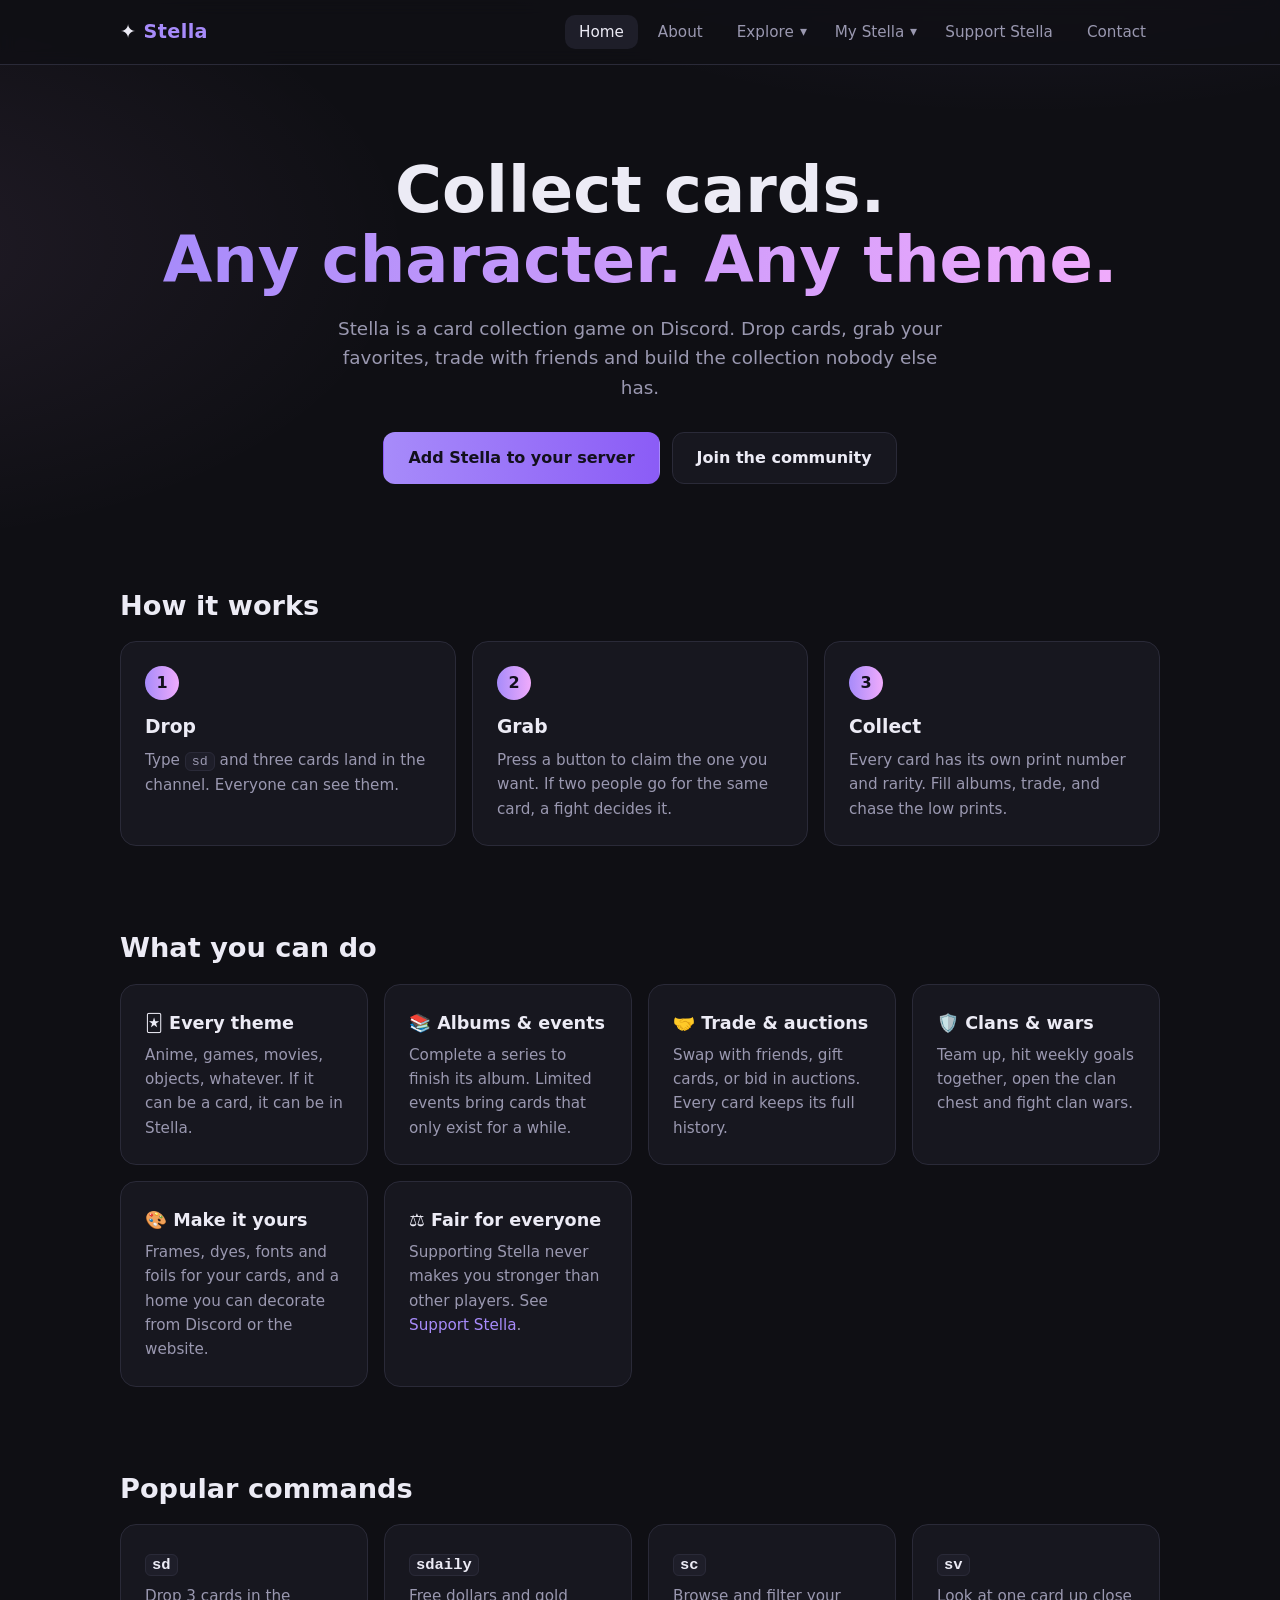
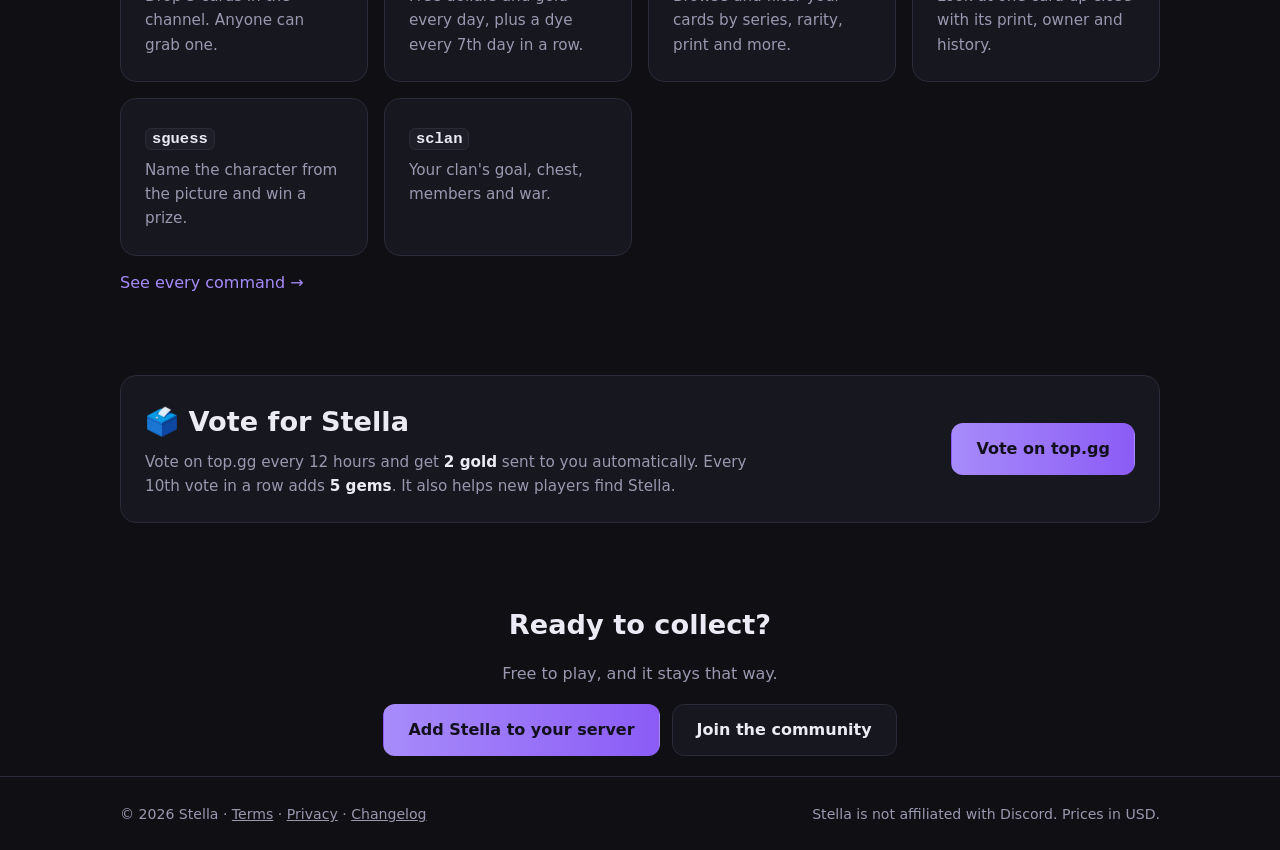
<file: index.html>
<!DOCTYPE html>
<html lang="en">
<head>
<meta charset="utf-8">
<meta name="viewport" content="width=device-width, initial-scale=1">
<title>Stella — Card collection game on Discord</title>
<meta name="description" content="Stella is a card collection game on Discord.">
<meta name="theme-color" content="#0f0f14">
<link rel="stylesheet" href="styles.css?v=8">
</head>
<body>
<header><div class="wrap nav">
  <a class="brand" href="index.html">✦ <span>Stella</span></a>
  <nav><ul><li><a class="link active" href="index.html">Home</a></li><li><a class="link" href="about.html">About</a></li><li class="dd"><a class="link" href="characters.html" data-app="characters.html">Explore</a><button class="caret" type="button" aria-label="Explore menu" aria-expanded="false">▾</button><ul class="menu"><li><a href="characters.html" data-app="characters.html">🔎 Characters</a></li><li><a href="series.html" data-app="series.html">📚 Series</a></li><li><a href="events.html" data-app="events.html">🎉 Events</a></li><li><a href="clans.html" data-app="clans.html">🛡️ Clans</a></li><li><a href="commands.html" data-app="commands.html">⌨️ Commands</a></li><li><a href="stats.html" data-app="stats.html">📊 Stats &amp; leaderboards</a></li></ul></li><li class="dd"><a class="link" href="account.html" data-app="account.html">My Stella</a><button class="caret" type="button" aria-label="My Stella menu" aria-expanded="false">▾</button><ul class="menu"><li><a href="account.html" data-app="account.html">📊 My stats</a></li><li><a href="cards.html" data-app="cards.html">🃏 My cards</a></li><li><a href="albums.html" data-app="albums.html">📚 Albums</a></li><li><a href="home.html" data-app="home.html">🏠 My home</a></li><li><a href="achievements.html" data-app="achievements.html">🏆 Achievements</a></li><li><a href="clan.html" data-app="clan.html">🛡️ My clan</a></li></ul></li><li><a class="link" href="support.html">Support Stella</a></li><li><a class="link" href="contact.html">Contact</a></li></ul></nav>
</div></header>

<div class="wrap">
  <div class="hero">
    <h1>Collect cards.<br><em>Any character. Any theme.</em></h1>
    <p>Stella is a card collection game on Discord. Drop cards, grab your favorites, trade with friends and build the collection nobody else has.</p>
    <div class="btns">
      <a class="btn primary" data-link="addBotLink" href="#">Add Stella to your server</a>
      <a class="btn" data-link="discordInvite" href="#">Join the community</a>
    </div>
    <div id="mosaic" class="mosaic hidden" aria-hidden="true"></div>
  </div>

  <section id="liveStats" class="hidden"><div class="tiles" id="liveTiles"></div></section>

  <section>
    <h2>How it works</h2>
    <div class="steps">
      <div class="step"><i>1</i><h3>Drop</h3><p>Type <code>sd</code> and three cards land in the channel. Everyone can see them.</p></div>
      <div class="step"><i>2</i><h3>Grab</h3><p>Press a button to claim the one you want. If two people go for the same card, a fight decides it.</p></div>
      <div class="step"><i>3</i><h3>Collect</h3><p>Every card has its own print number and rarity. Fill albums, trade, and chase the low prints.</p></div>
    </div>
  </section>

  <section>
    <h2>What you can do</h2>
    <div class="grid">
      <div class="card"><h3>🃏 Every theme</h3><p>Anime, games, movies, objects, whatever. If it can be a card, it can be in Stella.</p></div>
      <div class="card"><h3>📚 Albums &amp; events</h3><p>Complete a series to finish its album. Limited events bring cards that only exist for a while.</p></div>
      <div class="card"><h3>🤝 Trade &amp; auctions</h3><p>Swap with friends, gift cards, or bid in auctions. Every card keeps its full history.</p></div>
      <div class="card"><h3>🛡️ Clans &amp; wars</h3><p>Team up, hit weekly goals together, open the clan chest and fight clan wars.</p></div>
      <div class="card"><h3>🎨 Make it yours</h3><p>Frames, dyes, fonts and foils for your cards, and a home you can decorate from Discord or the website.</p></div>
      <div class="card"><h3>⚖️ Fair for everyone</h3><p>Supporting Stella never makes you stronger than other players. See <a href="support.html">Support Stella</a>.</p></div>
    </div>
  </section>

  <section id="widgets" class="hidden">
    <div class="two">
      <div class="card" id="eventBox"><h3>🎉 Running now</h3><div id="eventBody"></div></div>
      <div class="card" id="clanBox"><h3>🛡️ Top clans</h3><table class="board"><tbody id="clanRows"></tbody></table>
        <p style="margin-top:10px"><a data-app="clans.html" href="#">See all clans →</a></p></div>
    </div>
  </section>

  <section>
    <h2>Popular commands</h2>
    <div class="grid cmdgrid">
      <div class="card"><h3><code>sd</code></h3><p>Drop 3 cards in the channel. Anyone can grab one.</p></div>
      <div class="card"><h3><code>sdaily</code></h3><p>Free dollars and gold every day, plus a dye every 7th day in a row.</p></div>
      <div class="card"><h3><code>sc</code></h3><p>Browse and filter your cards by series, rarity, print and more.</p></div>
      <div class="card"><h3><code>sv</code></h3><p>Look at one card up close with its print, owner and history.</p></div>
      <div class="card"><h3><code>sguess</code></h3><p>Name the character from the picture and win a prize.</p></div>
      <div class="card"><h3><code>sclan</code></h3><p>Your clan's goal, chest, members and war.</p></div>
    </div>
    <p style="margin-top:14px"><a data-app="commands.html" href="#">See every command →</a></p>
  </section>

  <section>
    <div class="card votebox">
      <div><h2 style="margin-bottom:6px">🗳️ Vote for Stella</h2>
      <p>Vote on top.gg every 12 hours and get <b>2 gold</b> sent to you automatically. Every 10th vote in a row adds <b>5 gems</b>. It also helps new players find Stella.</p></div>
      <a class="btn primary" data-link="voteLink" href="#">Vote on top.gg</a>
    </div>
  </section>

  <section class="cta">
    <h2>Ready to collect?</h2>
    <p class="sub">Free to play, and it stays that way.</p>
    <div class="btns">
      <a class="btn primary" data-link="addBotLink" href="#">Add Stella to your server</a>
      <a class="btn" data-link="discordInvite" href="#">Join the community</a>
    </div>
  </section>
</div>

<footer><div class="wrap">
  <span>© <script>document.write(new Date().getFullYear())</script> Stella · <a href="terms.html">Terms</a> · <a href="privacy.html">Privacy</a> · <a href="changelog.html">Changelog</a></span>
  <span>Stella is not affiliated with Discord. Prices in USD.</span>
</div></footer>
<script src="config.js?v=8"></script>
<script src="main.js?v=8"></script>
<script data-name="BMC-Widget" data-cfasync="false" src="https://cdnjs.buymeacoffee.com/1.0.0/widget.prod.min.js" data-id="StellaCardBot" data-description="Support Stella on Buy Me a Coffee!" data-message="" data-color="#5F7FFF" data-position="Right" data-x_margin="18" data-y_margin="18"></script>
</body>
</html>
</file>
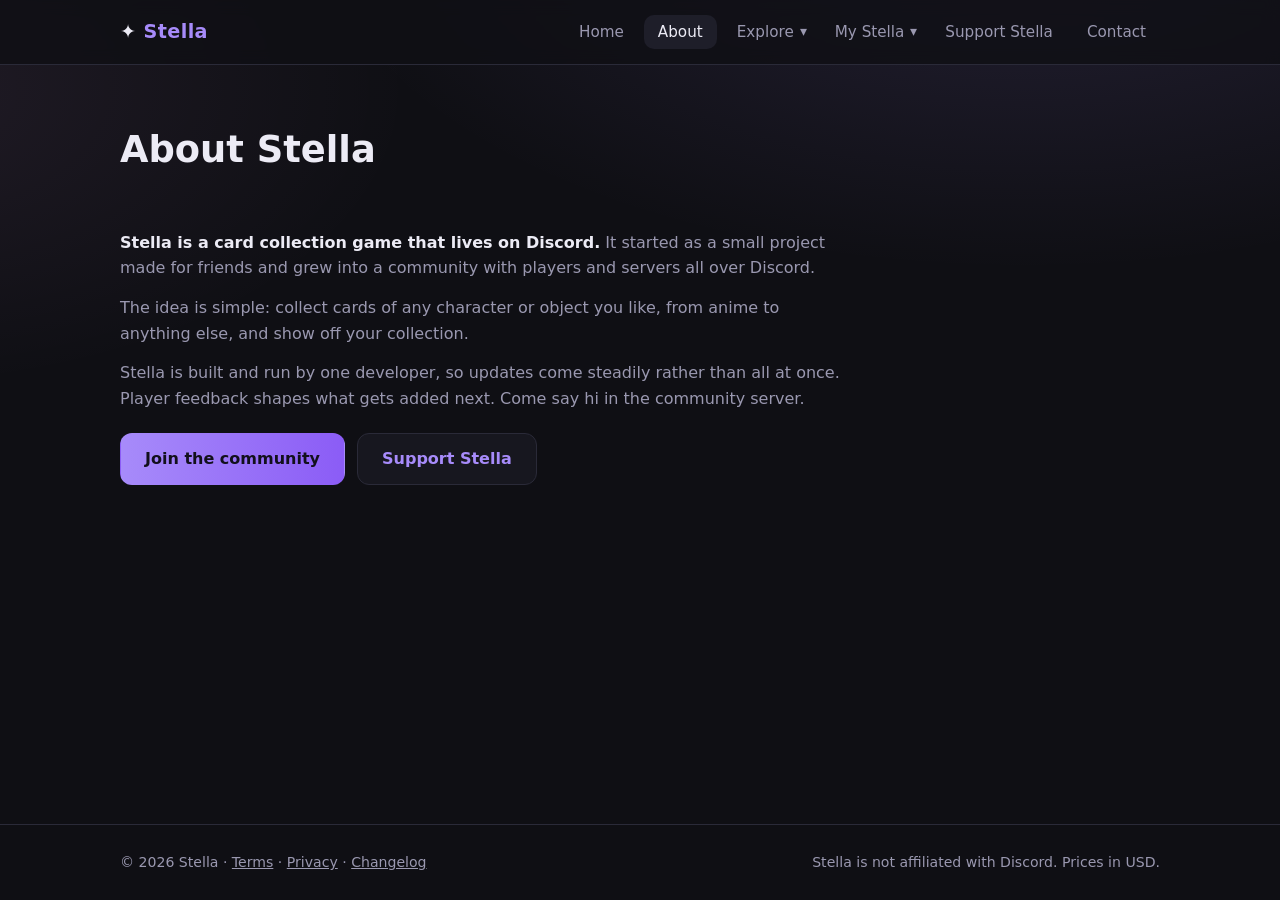
<file: about.html>
<!DOCTYPE html>
<html lang="en">
<head>
<meta charset="utf-8">
<meta name="viewport" content="width=device-width, initial-scale=1">
<title>About — Stella</title>
<meta name="description" content="About Stella, a card collection game on Discord.">
<meta name="theme-color" content="#0f0f14">
<link rel="stylesheet" href="styles.css?v=8">
</head>
<body>
<header><div class="wrap nav">
  <a class="brand" href="index.html">✦ <span>Stella</span></a>
  <nav><ul><li><a class="link" href="index.html">Home</a></li><li><a class="link active" href="about.html">About</a></li><li class="dd"><a class="link" href="characters.html" data-app="characters.html">Explore</a><button class="caret" type="button" aria-label="Explore menu" aria-expanded="false">▾</button><ul class="menu"><li><a href="characters.html" data-app="characters.html">🔎 Characters</a></li><li><a href="series.html" data-app="series.html">📚 Series</a></li><li><a href="events.html" data-app="events.html">🎉 Events</a></li><li><a href="clans.html" data-app="clans.html">🛡️ Clans</a></li><li><a href="commands.html" data-app="commands.html">⌨️ Commands</a></li><li><a href="stats.html" data-app="stats.html">📊 Stats &amp; leaderboards</a></li></ul></li><li class="dd"><a class="link" href="account.html" data-app="account.html">My Stella</a><button class="caret" type="button" aria-label="My Stella menu" aria-expanded="false">▾</button><ul class="menu"><li><a href="account.html" data-app="account.html">📊 My stats</a></li><li><a href="cards.html" data-app="cards.html">🃏 My cards</a></li><li><a href="albums.html" data-app="albums.html">📚 Albums</a></li><li><a href="home.html" data-app="home.html">🏠 My home</a></li><li><a href="achievements.html" data-app="achievements.html">🏆 Achievements</a></li><li><a href="clan.html" data-app="clan.html">🛡️ My clan</a></li></ul></li><li><a class="link" href="support.html">Support Stella</a></li><li><a class="link" href="contact.html">Contact</a></li></ul></nav>
</div></header>

<div class="wrap">
  <div class="page-title"><h1>About Stella</h1></div>
  <section class="prose">
    <p><strong>Stella is a card collection game that lives on Discord.</strong> It started as a small project made for friends and grew into a community with players and servers all over Discord.</p>
    <p>The idea is simple: collect cards of any character or object you like, from anime to anything else, and show off your collection.</p>
    <p>Stella is built and run by one developer, so updates come steadily rather than all at once. Player feedback shapes what gets added next. Come say hi in the community server.</p>
    <div class="btns" style="justify-content:flex-start;margin-top:22px">
      <a class="btn primary" data-link="discordInvite" href="#">Join the community</a>
      <a class="btn" href="support.html">Support Stella</a>
    </div>
  </section>
</div>

<footer><div class="wrap">
  <span>© <script>document.write(new Date().getFullYear())</script> Stella · <a href="terms.html">Terms</a> · <a href="privacy.html">Privacy</a> · <a href="changelog.html">Changelog</a></span>
  <span>Stella is not affiliated with Discord. Prices in USD.</span>
</div></footer>
<script src="config.js?v=8"></script>
<script src="main.js?v=8"></script>
</body>
</html>
</file>
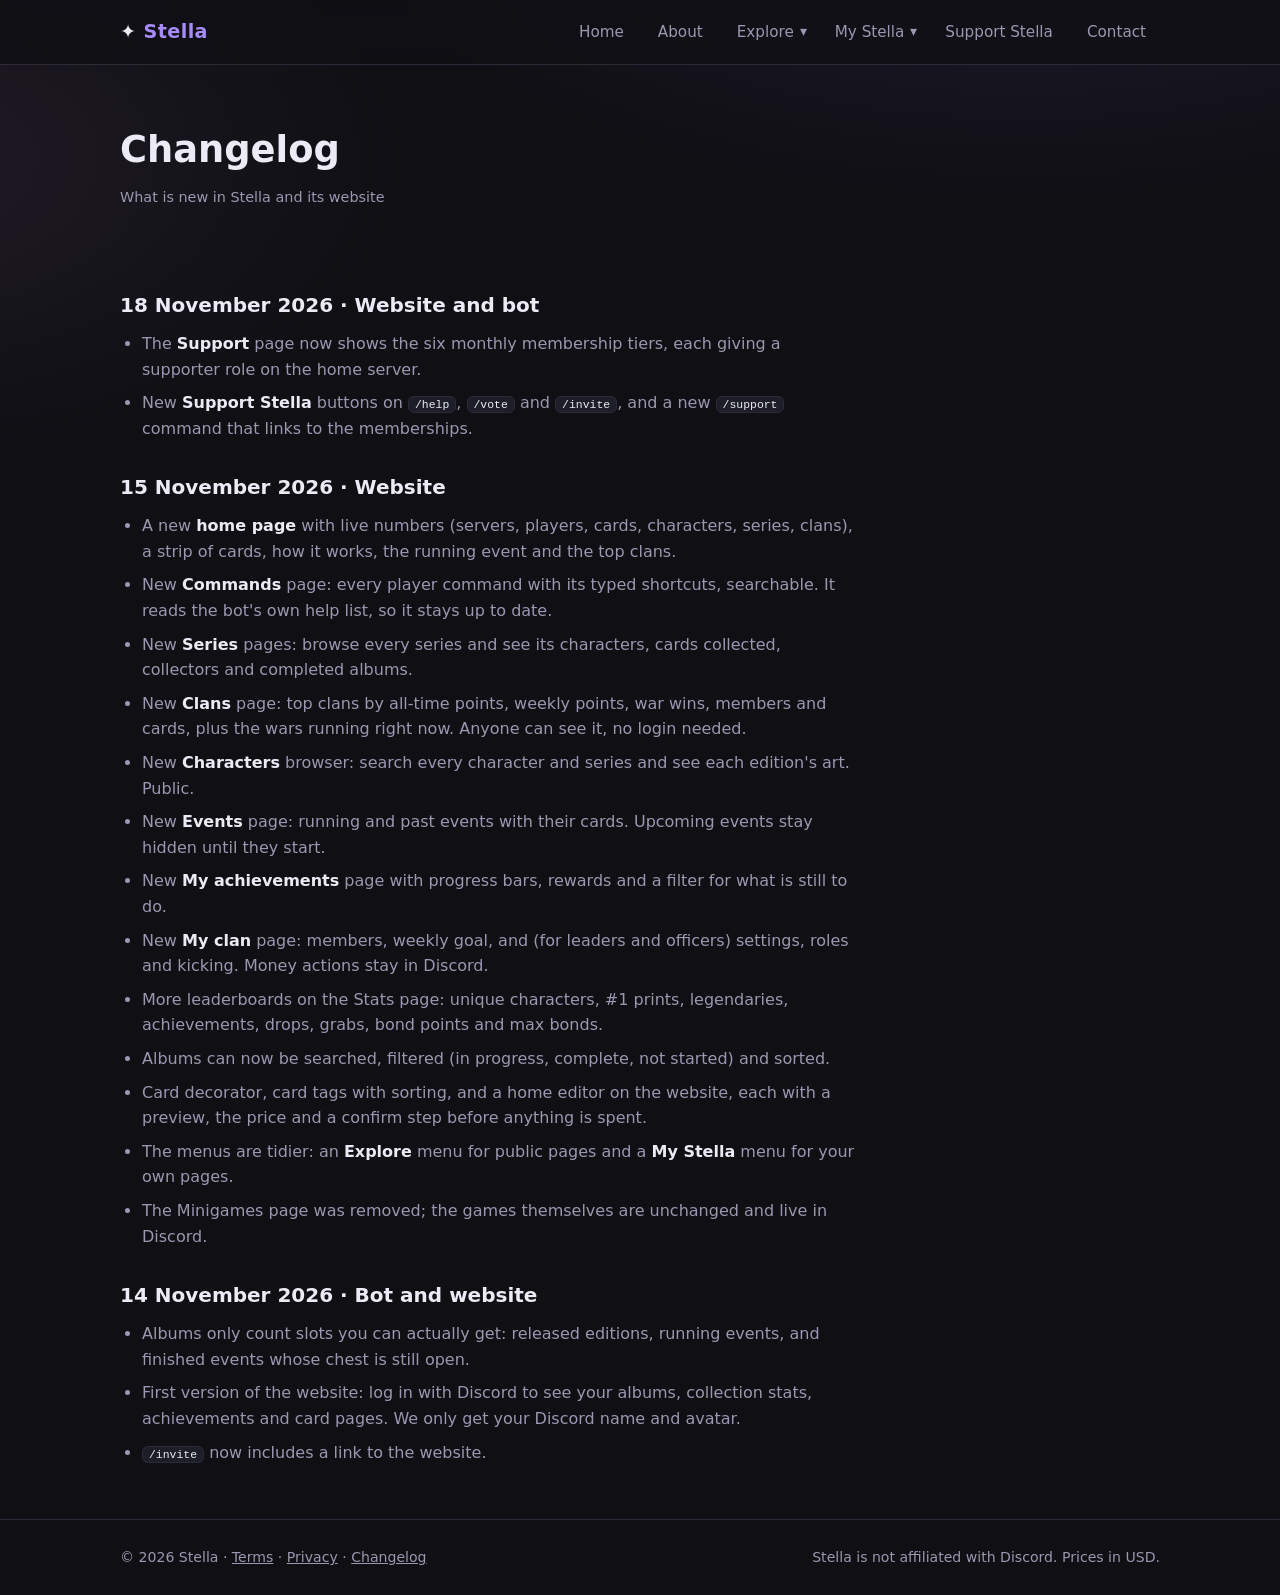
<file: changelog.html>
<!DOCTYPE html>
<html lang="en">
<head>
<meta charset="utf-8">
<meta name="viewport" content="width=device-width, initial-scale=1">
<title>Changelog — Stella</title>
<meta name="description" content="What is new in Stella and its website.">
<meta name="theme-color" content="#0f0f14">
<link rel="stylesheet" href="styles.css?v=8">
</head>
<body>
<header><div class="wrap nav">
  <a class="brand" href="index.html">✦ <span>Stella</span></a>
  <nav><ul><li><a class="link" href="index.html">Home</a></li><li><a class="link" href="about.html">About</a></li><li class="dd"><a class="link" href="characters.html" data-app="characters.html">Explore</a><button class="caret" type="button" aria-label="Explore menu" aria-expanded="false">▾</button><ul class="menu"><li><a href="characters.html" data-app="characters.html">🔎 Characters</a></li><li><a href="series.html" data-app="series.html">📚 Series</a></li><li><a href="events.html" data-app="events.html">🎉 Events</a></li><li><a href="clans.html" data-app="clans.html">🛡️ Clans</a></li><li><a href="commands.html" data-app="commands.html">⌨️ Commands</a></li><li><a href="stats.html" data-app="stats.html">📊 Stats &amp; leaderboards</a></li></ul></li><li class="dd"><a class="link" href="account.html" data-app="account.html">My Stella</a><button class="caret" type="button" aria-label="My Stella menu" aria-expanded="false">▾</button><ul class="menu"><li><a href="account.html" data-app="account.html">📊 My stats</a></li><li><a href="cards.html" data-app="cards.html">🃏 My cards</a></li><li><a href="albums.html" data-app="albums.html">📚 Albums</a></li><li><a href="home.html" data-app="home.html">🏠 My home</a></li><li><a href="achievements.html" data-app="achievements.html">🏆 Achievements</a></li><li><a href="clan.html" data-app="clan.html">🛡️ My clan</a></li></ul></li><li><a class="link" href="support.html">Support Stella</a></li><li><a class="link" href="contact.html">Contact</a></li></ul></nav>
</div></header>

<div class="wrap">
  <div class="page-title"><h1>Changelog</h1><p class="updated">What is new in Stella and its website</p></div>
  <section class="prose">
<h2>18 November 2026 · Website and bot</h2>
<ul>
<li>The <b>Support</b> page now shows the six monthly membership tiers, each giving a supporter role on the home server.</li>
<li>New <b>Support Stella</b> buttons on <code>/help</code>, <code>/vote</code> and <code>/invite</code>, and a new <code>/support</code> command that links to the memberships.</li>
</ul>
<h2>15 November 2026 · Website</h2>
<ul>
<li>A new <b>home page</b> with live numbers (servers, players, cards, characters, series, clans), a strip of cards, how it works, the running event and the top clans.</li>
<li>New <b>Commands</b> page: every player command with its typed shortcuts, searchable. It reads the bot's own help list, so it stays up to date.</li>
<li>New <b>Series</b> pages: browse every series and see its characters, cards collected, collectors and completed albums.</li>
<li>New <b>Clans</b> page: top clans by all-time points, weekly points, war wins, members and cards, plus the wars running right now. Anyone can see it, no login needed.</li>
<li>New <b>Characters</b> browser: search every character and series and see each edition's art. Public.</li>
<li>New <b>Events</b> page: running and past events with their cards. Upcoming events stay hidden until they start.</li>
<li>New <b>My achievements</b> page with progress bars, rewards and a filter for what is still to do.</li>
<li>New <b>My clan</b> page: members, weekly goal, and (for leaders and officers) settings, roles and kicking. Money actions stay in Discord.</li>
<li>More leaderboards on the Stats page: unique characters, #1 prints, legendaries, achievements, drops, grabs, bond points and max bonds.</li>
<li>Albums can now be searched, filtered (in progress, complete, not started) and sorted.</li>
<li>Card decorator, card tags with sorting, and a home editor on the website, each with a preview, the price and a confirm step before anything is spent.</li>
<li>The menus are tidier: an <b>Explore</b> menu for public pages and a <b>My Stella</b> menu for your own pages.</li>
<li>The Minigames page was removed; the games themselves are unchanged and live in Discord.</li>
</ul>
<h2>14 November 2026 · Bot and website</h2>
<ul>
<li>Albums only count slots you can actually get: released editions, running events, and finished events whose chest is still open.</li>
<li>First version of the website: log in with Discord to see your albums, collection stats, achievements and card pages. We only get your Discord name and avatar.</li>
<li><code>/invite</code> now includes a link to the website.</li>
</ul>
  </section>
</div>

<footer><div class="wrap">
  <span>© <script>document.write(new Date().getFullYear())</script> Stella · <a href="terms.html">Terms</a> · <a href="privacy.html">Privacy</a> · <a href="changelog.html">Changelog</a></span>
  <span>Stella is not affiliated with Discord. Prices in USD.</span>
</div></footer>
<script src="config.js?v=8"></script>
<script src="main.js?v=8"></script>
</body>
</html>
</file>
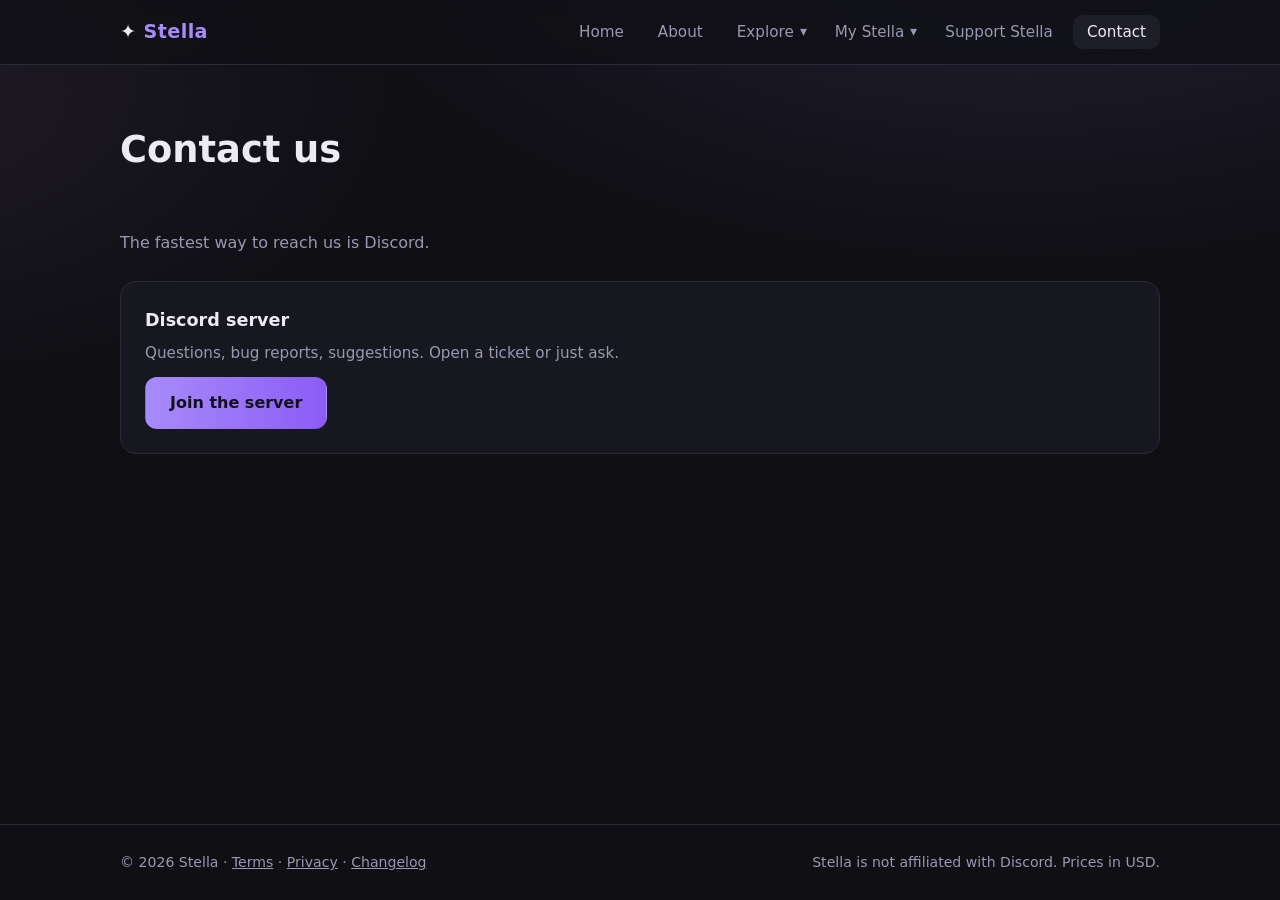
<file: contact.html>
<!DOCTYPE html>
<html lang="en">
<head>
<meta charset="utf-8">
<meta name="viewport" content="width=device-width, initial-scale=1">
<title>Contact — Stella</title>
<meta name="description" content="Contact the Stella team.">
<meta name="theme-color" content="#0f0f14">
<link rel="stylesheet" href="styles.css?v=8">
</head>
<body>
<header><div class="wrap nav">
  <a class="brand" href="index.html">✦ <span>Stella</span></a>
  <nav><ul><li><a class="link" href="index.html">Home</a></li><li><a class="link" href="about.html">About</a></li><li class="dd"><a class="link" href="characters.html" data-app="characters.html">Explore</a><button class="caret" type="button" aria-label="Explore menu" aria-expanded="false">▾</button><ul class="menu"><li><a href="characters.html" data-app="characters.html">🔎 Characters</a></li><li><a href="series.html" data-app="series.html">📚 Series</a></li><li><a href="events.html" data-app="events.html">🎉 Events</a></li><li><a href="clans.html" data-app="clans.html">🛡️ Clans</a></li><li><a href="commands.html" data-app="commands.html">⌨️ Commands</a></li><li><a href="stats.html" data-app="stats.html">📊 Stats &amp; leaderboards</a></li></ul></li><li class="dd"><a class="link" href="account.html" data-app="account.html">My Stella</a><button class="caret" type="button" aria-label="My Stella menu" aria-expanded="false">▾</button><ul class="menu"><li><a href="account.html" data-app="account.html">📊 My stats</a></li><li><a href="cards.html" data-app="cards.html">🃏 My cards</a></li><li><a href="albums.html" data-app="albums.html">📚 Albums</a></li><li><a href="home.html" data-app="home.html">🏠 My home</a></li><li><a href="achievements.html" data-app="achievements.html">🏆 Achievements</a></li><li><a href="clan.html" data-app="clan.html">🛡️ My clan</a></li></ul></li><li><a class="link" href="support.html">Support Stella</a></li><li><a class="link active" href="contact.html">Contact</a></li></ul></nav>
</div></header>

<div class="wrap">
  <div class="page-title"><h1>Contact us</h1></div>
  <section>
    <p class="sub">The fastest way to reach us is Discord.</p>
    <div class="grid">
      <div class="card"><h3>Discord server</h3><p style="margin-bottom:12px">Questions, bug reports, suggestions. Open a ticket or just ask.</p><a class="btn primary" data-link="discordInvite" href="#">Join the server</a></div>
      <div class="card"><h3>Email</h3><p style="margin-bottom:12px">For business, payments or anything private.</p><a data-email href="#"></a></div>
    </div>
  </section>
</div>

<footer><div class="wrap">
  <span>© <script>document.write(new Date().getFullYear())</script> Stella · <a href="terms.html">Terms</a> · <a href="privacy.html">Privacy</a> · <a href="changelog.html">Changelog</a></span>
  <span>Stella is not affiliated with Discord. Prices in USD.</span>
</div></footer>
<script src="config.js?v=8"></script>
<script src="main.js?v=8"></script>
</body>
</html>
</file>
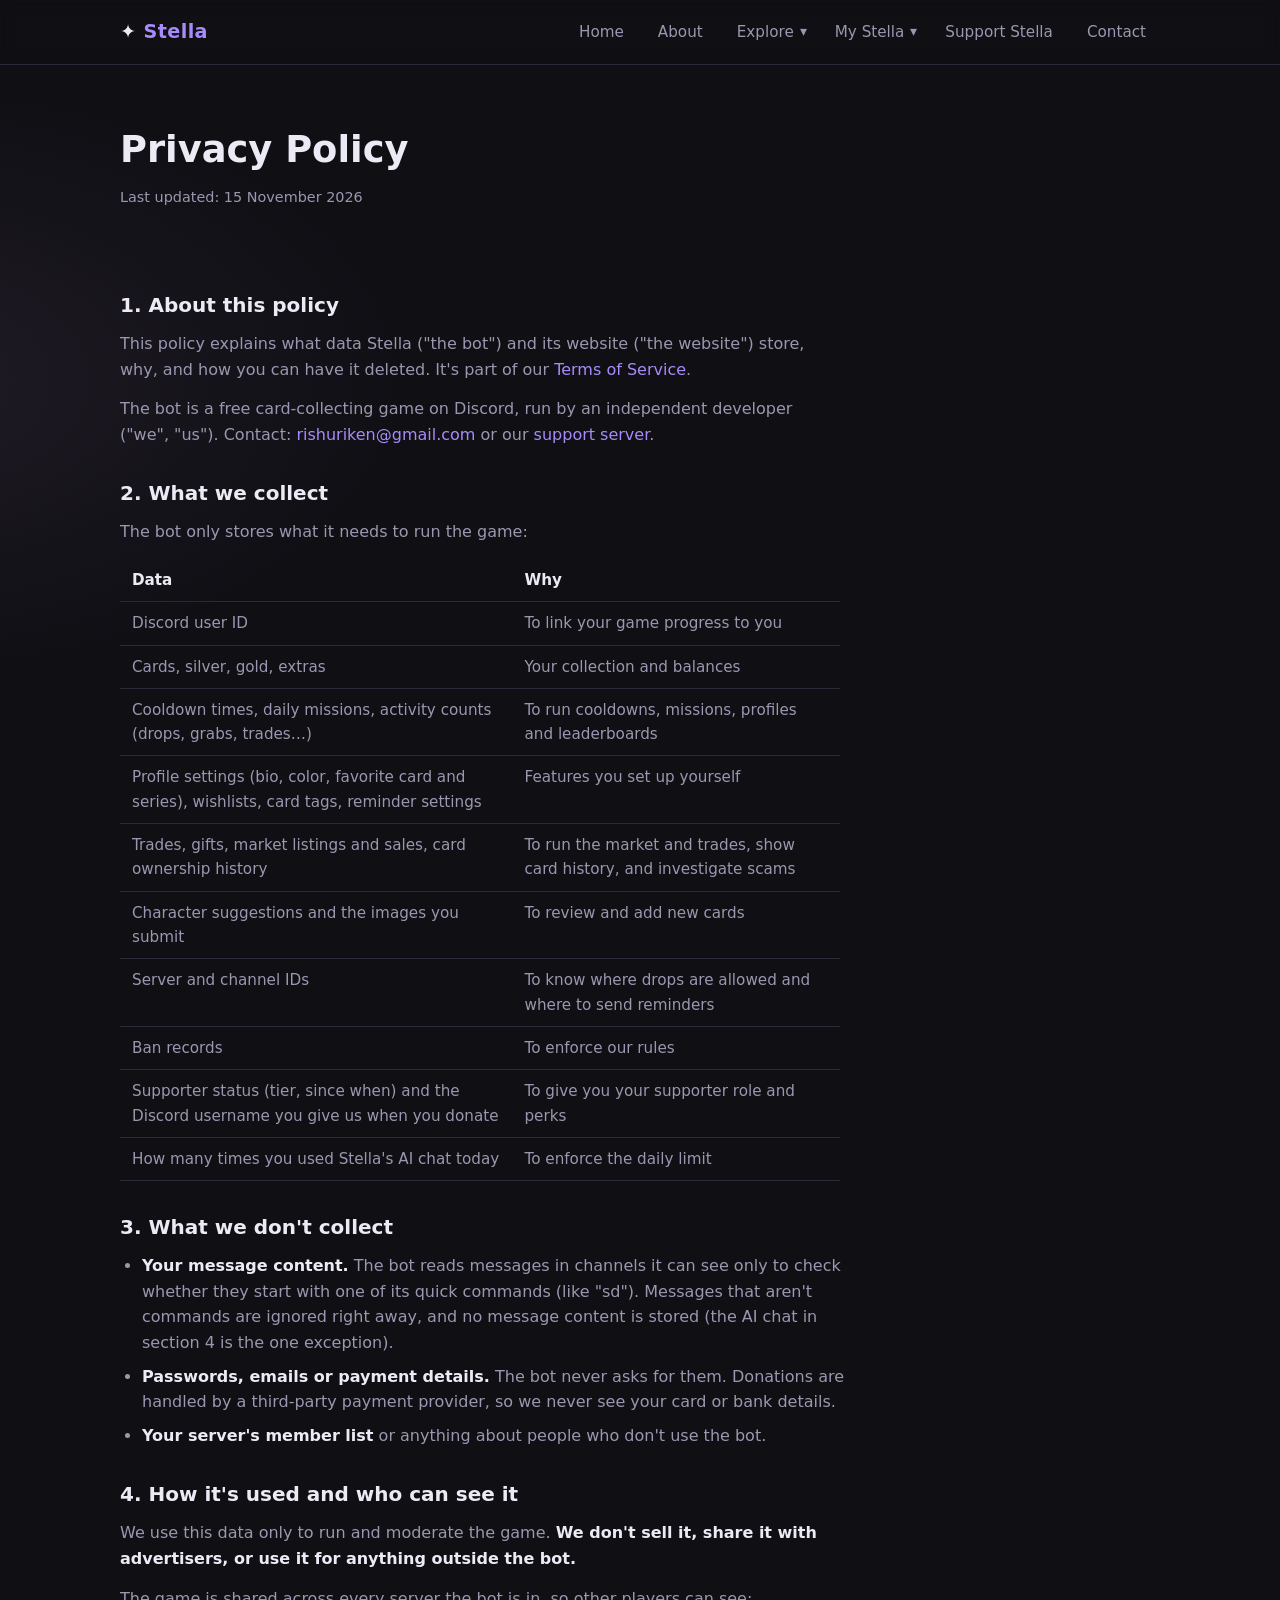
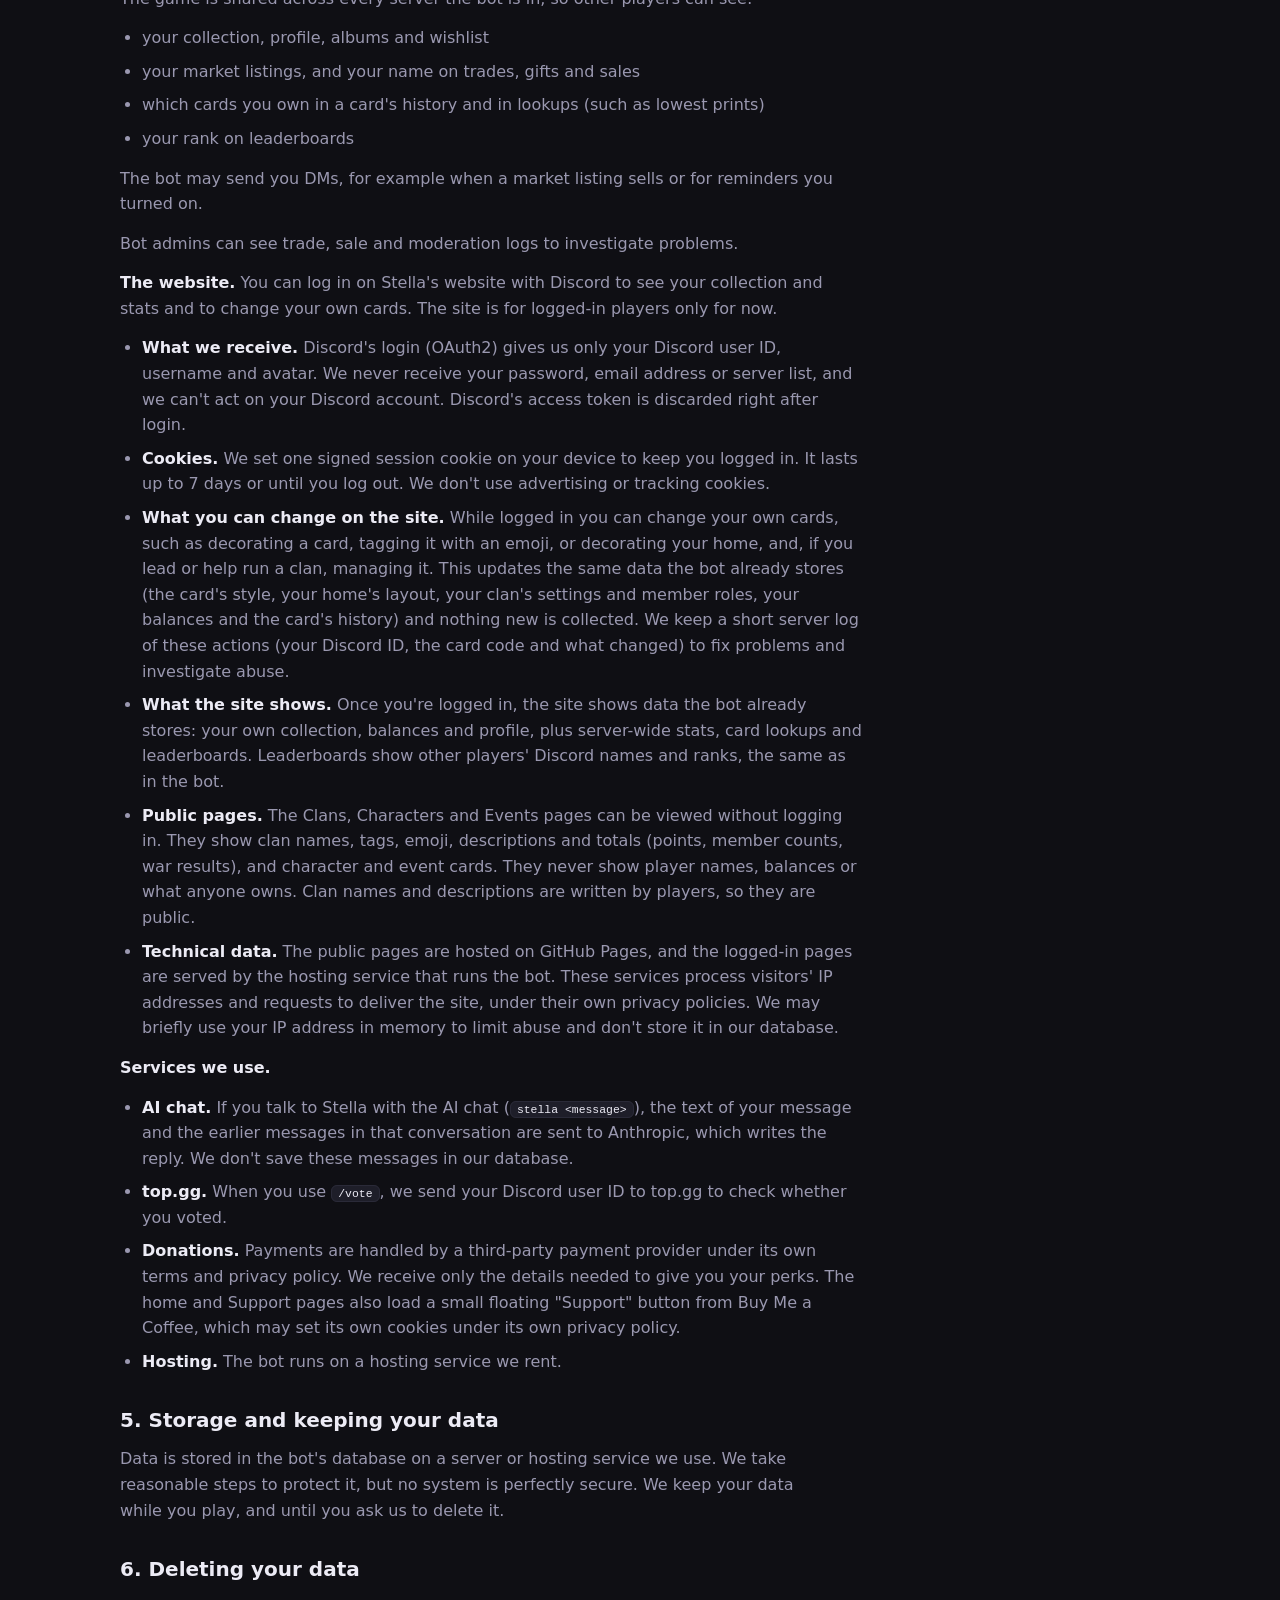
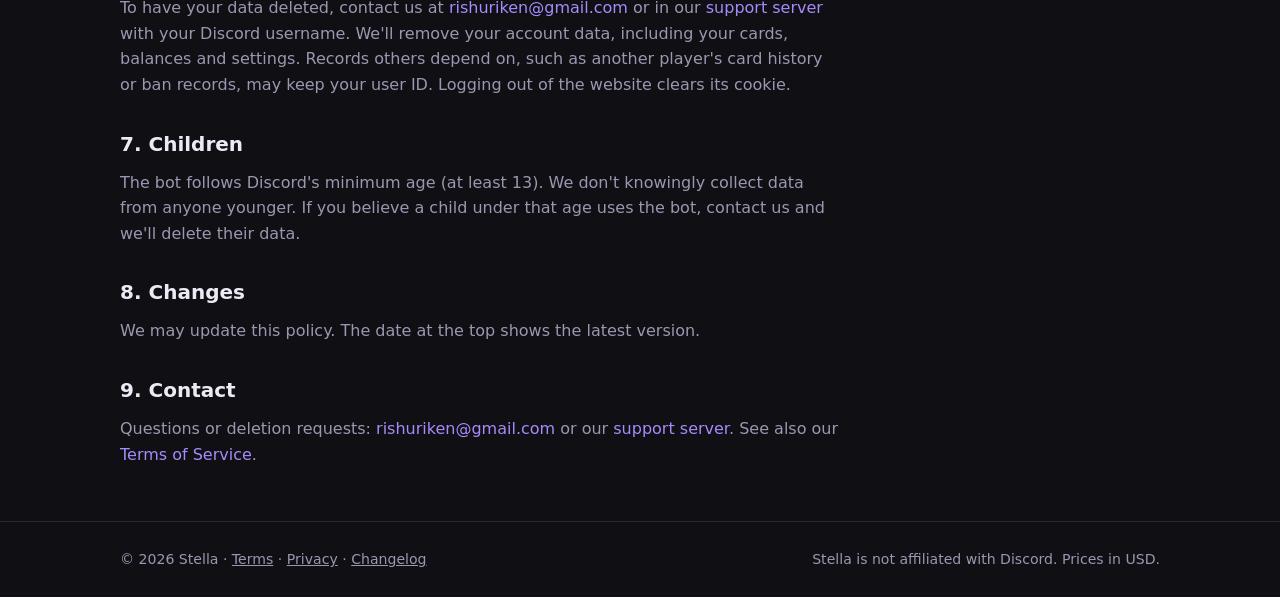
<file: privacy.html>
<!DOCTYPE html>
<html lang="en">
<head>
<meta charset="utf-8">
<meta name="viewport" content="width=device-width, initial-scale=1">
<title>Privacy Policy — Stella</title>
<meta name="description" content="Privacy Policy for Stella, a card collection game on Discord.">
<meta name="theme-color" content="#0f0f14">
<link rel="stylesheet" href="styles.css?v=8">
</head>
<body>
<header><div class="wrap nav">
  <a class="brand" href="index.html">✦ <span>Stella</span></a>
  <nav><ul><li><a class="link" href="index.html">Home</a></li><li><a class="link" href="about.html">About</a></li><li class="dd"><a class="link" href="characters.html" data-app="characters.html">Explore</a><button class="caret" type="button" aria-label="Explore menu" aria-expanded="false">▾</button><ul class="menu"><li><a href="characters.html" data-app="characters.html">🔎 Characters</a></li><li><a href="series.html" data-app="series.html">📚 Series</a></li><li><a href="events.html" data-app="events.html">🎉 Events</a></li><li><a href="clans.html" data-app="clans.html">🛡️ Clans</a></li><li><a href="commands.html" data-app="commands.html">⌨️ Commands</a></li><li><a href="stats.html" data-app="stats.html">📊 Stats &amp; leaderboards</a></li></ul></li><li class="dd"><a class="link" href="account.html" data-app="account.html">My Stella</a><button class="caret" type="button" aria-label="My Stella menu" aria-expanded="false">▾</button><ul class="menu"><li><a href="account.html" data-app="account.html">📊 My stats</a></li><li><a href="cards.html" data-app="cards.html">🃏 My cards</a></li><li><a href="albums.html" data-app="albums.html">📚 Albums</a></li><li><a href="home.html" data-app="home.html">🏠 My home</a></li><li><a href="achievements.html" data-app="achievements.html">🏆 Achievements</a></li><li><a href="clan.html" data-app="clan.html">🛡️ My clan</a></li></ul></li><li><a class="link" href="support.html">Support Stella</a></li><li><a class="link" href="contact.html">Contact</a></li></ul></nav>
</div></header>

<div class="wrap">
  <div class="page-title"><h1>Privacy Policy</h1><p class="updated">Last updated: 15 November 2026</p></div>
  <section class="prose">

<h2>1. About this policy</h2>
<p>This policy explains what data Stella ("the bot") and its website ("the website") store, why, and how you can have it deleted. It's part of our <a href="terms.html">Terms of Service</a>.</p>
<p>The bot is a free card-collecting game on Discord, run by an independent developer ("we", "us"). Contact: <a href="mailto:rishuriken@gmail.com">rishuriken@gmail.com</a> or our <a data-link="discordInvite" href="#">support server</a>.</p>
<h2>2. What we collect</h2>
<p>The bot only stores what it needs to run the game:</p>
<table><tr><th>Data</th><th>Why</th></tr><tr><td>Discord user ID</td><td>To link your game progress to you</td></tr><tr><td>Cards, silver, gold, extras</td><td>Your collection and balances</td></tr><tr><td>Cooldown times, daily missions, activity counts (drops, grabs, trades…)</td><td>To run cooldowns, missions, profiles and leaderboards</td></tr><tr><td>Profile settings (bio, color, favorite card and series), wishlists, card tags, reminder settings</td><td>Features you set up yourself</td></tr><tr><td>Trades, gifts, market listings and sales, card ownership history</td><td>To run the market and trades, show card history, and investigate scams</td></tr><tr><td>Character suggestions and the images you submit</td><td>To review and add new cards</td></tr><tr><td>Server and channel IDs</td><td>To know where drops are allowed and where to send reminders</td></tr><tr><td>Ban records</td><td>To enforce our rules</td></tr><tr><td>Supporter status (tier, since when) and the Discord username you give us when you donate</td><td>To give you your supporter role and perks</td></tr><tr><td>How many times you used Stella's AI chat today</td><td>To enforce the daily limit</td></tr></table>
<h2>3. What we don't collect</h2>
<ul>
<li><strong>Your message content.</strong> The bot reads messages in channels it can see only to check whether they start with one of its quick commands (like "sd"). Messages that aren't commands are ignored right away, and no message content is stored (the AI chat in section 4 is the one exception).</li>
<li><strong>Passwords, emails or payment details.</strong> The bot never asks for them. Donations are handled by a third-party payment provider, so we never see your card or bank details.</li>
<li><strong>Your server's member list</strong> or anything about people who don't use the bot.</li>
</ul>
<h2>4. How it's used and who can see it</h2>
<p>We use this data only to run and moderate the game. <strong>We don't sell it, share it with advertisers, or use it for anything outside the bot.</strong></p>
<p>The game is shared across every server the bot is in, so other players can see:</p>
<ul>
<li>your collection, profile, albums and wishlist</li>
<li>your market listings, and your name on trades, gifts and sales</li>
<li>which cards you own in a card's history and in lookups (such as lowest prints)</li>
<li>your rank on leaderboards</li>
</ul>
<p>The bot may send you DMs, for example when a market listing sells or for reminders you turned on.</p>
<p>Bot admins can see trade, sale and moderation logs to investigate problems.</p>
<p><strong>The website.</strong> You can log in on Stella's website with Discord to see your collection and stats and to change your own cards. The site is for logged-in players only for now.</p>
<ul>
<li><strong>What we receive.</strong> Discord's login (OAuth2) gives us only your Discord user ID, username and avatar. We never receive your password, email address or server list, and we can't act on your Discord account. Discord's access token is discarded right after login.</li>
<li><strong>Cookies.</strong> We set one signed session cookie on your device to keep you logged in. It lasts up to 7 days or until you log out. We don't use advertising or tracking cookies.</li>
<li><strong>What you can change on the site.</strong> While logged in you can change your own cards, such as decorating a card, tagging it with an emoji, or decorating your home, and, if you lead or help run a clan, managing it. This updates the same data the bot already stores (the card's style, your home's layout, your clan's settings and member roles, your balances and the card's history) and nothing new is collected. We keep a short server log of these actions (your Discord ID, the card code and what changed) to fix problems and investigate abuse.</li>
<li><strong>What the site shows.</strong> Once you're logged in, the site shows data the bot already stores: your own collection, balances and profile, plus server-wide stats, card lookups and leaderboards. Leaderboards show other players' Discord names and ranks, the same as in the bot.</li>
<li><strong>Public pages.</strong> The Clans, Characters and Events pages can be viewed without logging in. They show clan names, tags, emoji, descriptions and totals (points, member counts, war results), and character and event cards. They never show player names, balances or what anyone owns. Clan names and descriptions are written by players, so they are public.</li>
<li><strong>Technical data.</strong> The public pages are hosted on GitHub Pages, and the logged-in pages are served by the hosting service that runs the bot. These services process visitors' IP addresses and requests to deliver the site, under their own privacy policies. We may briefly use your IP address in memory to limit abuse and don't store it in our database.</li>
</ul>
<p><strong>Services we use.</strong></p>
<ul>
<li><strong>AI chat.</strong> If you talk to Stella with the AI chat (<code>stella &lt;message&gt;</code>), the text of your message and the earlier messages in that conversation are sent to Anthropic, which writes the reply. We don't save these messages in our database.</li>
<li><strong>top.gg.</strong> When you use <code>/vote</code>, we send your Discord user ID to top.gg to check whether you voted.</li>
<li><strong>Donations.</strong> Payments are handled by a third-party payment provider under its own terms and privacy policy. We receive only the details needed to give you your perks. The home and Support pages also load a small floating "Support" button from Buy Me a Coffee, which may set its own cookies under its own privacy policy.</li>
<li><strong>Hosting.</strong> The bot runs on a hosting service we rent.</li>
</ul>
<h2>5. Storage and keeping your data</h2>
<p>Data is stored in the bot's database on a server or hosting service we use. We take reasonable steps to protect it, but no system is perfectly secure. We keep your data while you play, and until you ask us to delete it.</p>
<h2>6. Deleting your data</h2>
<p>To have your data deleted, contact us at <a href="mailto:rishuriken@gmail.com">rishuriken@gmail.com</a> or in our <a data-link="discordInvite" href="#">support server</a> with your Discord username. We'll remove your account data, including your cards, balances and settings. Records others depend on, such as another player's card history or ban records, may keep your user ID. Logging out of the website clears its cookie.</p>
<h2>7. Children</h2>
<p>The bot follows Discord's minimum age (at least 13). We don't knowingly collect data from anyone younger. If you believe a child under that age uses the bot, contact us and we'll delete their data.</p>
<h2>8. Changes</h2>
<p>We may update this policy. The date at the top shows the latest version.</p>
<h2>9. Contact</h2>
<p>Questions or deletion requests: <a href="mailto:rishuriken@gmail.com">rishuriken@gmail.com</a> or our <a data-link="discordInvite" href="#">support server</a>. See also our <a href="terms.html">Terms of Service</a>.</p>
  </section>
</div>

<footer><div class="wrap">
  <span>© <script>document.write(new Date().getFullYear())</script> Stella · <a href="terms.html">Terms</a> · <a href="privacy.html">Privacy</a> · <a href="changelog.html">Changelog</a></span>
  <span>Stella is not affiliated with Discord. Prices in USD.</span>
</div></footer>
<script src="config.js?v=8"></script>
<script src="main.js?v=8"></script>
</body>
</html>
</file>
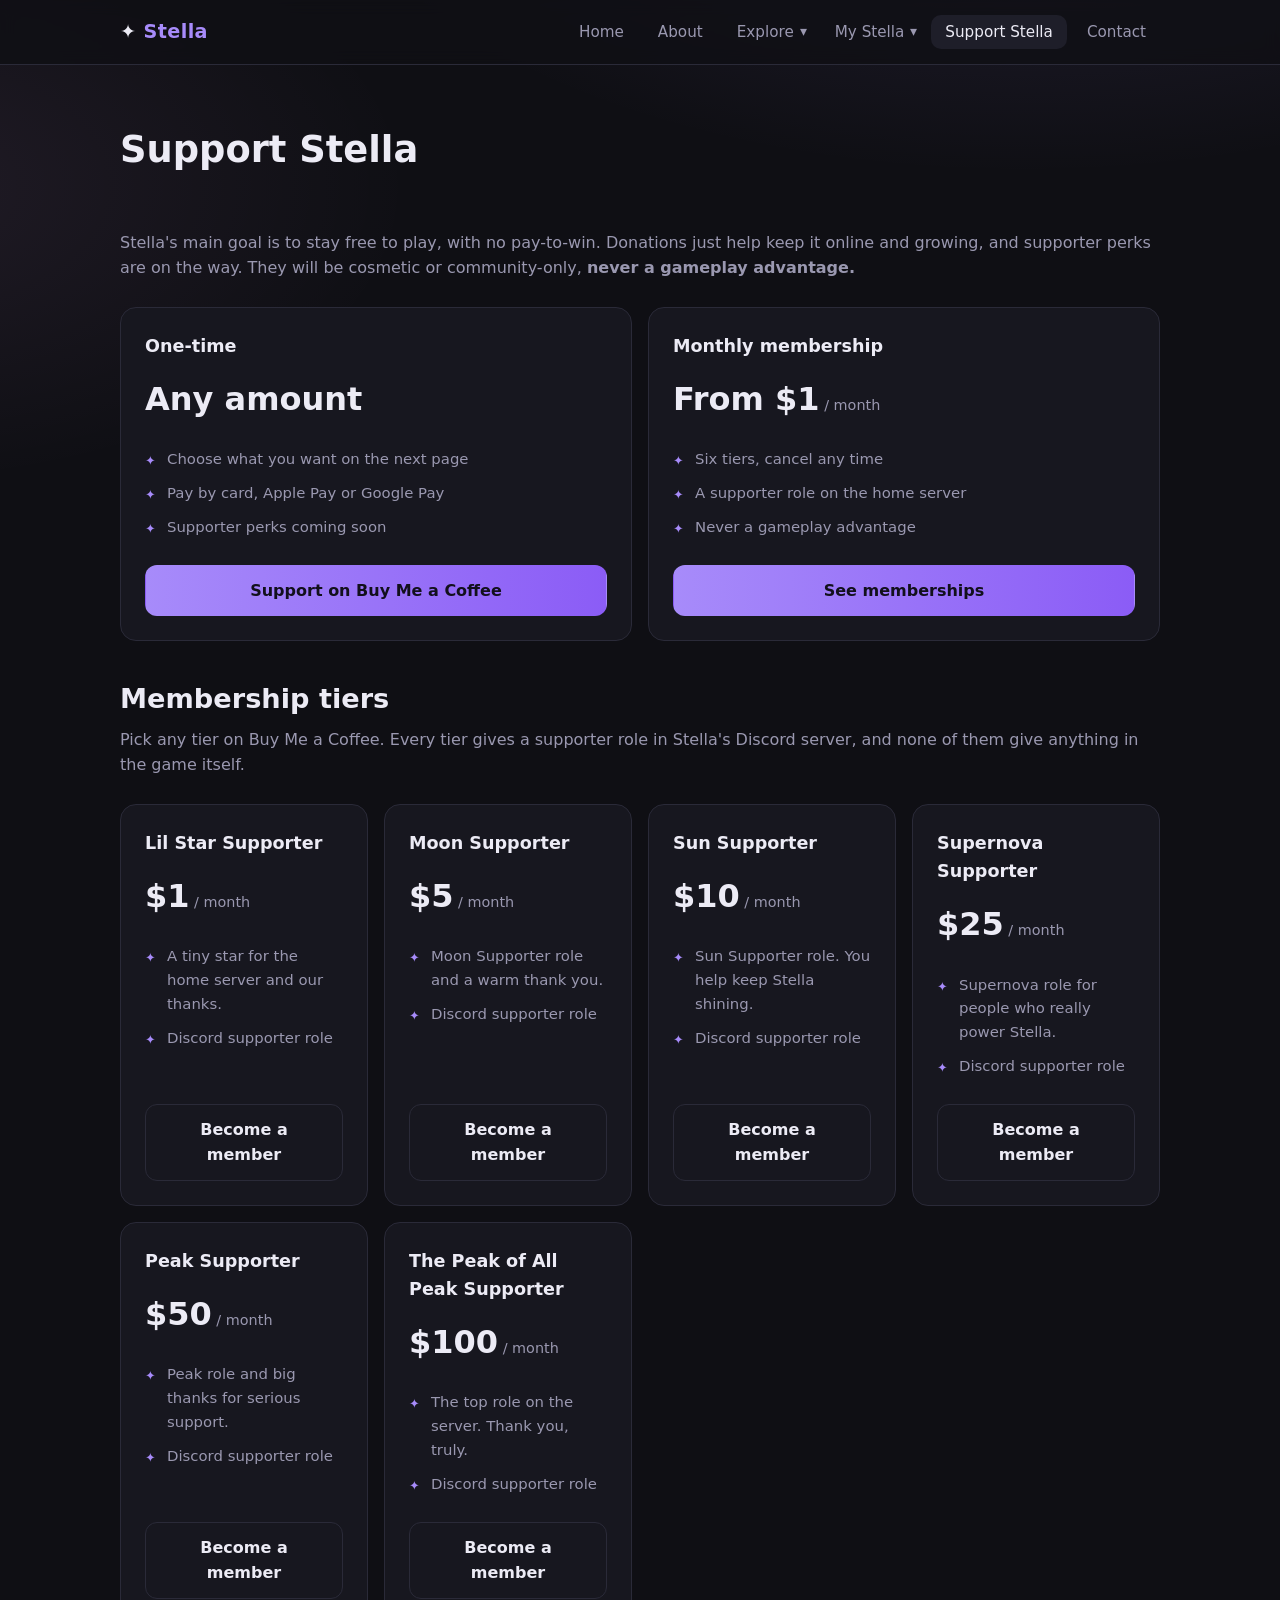
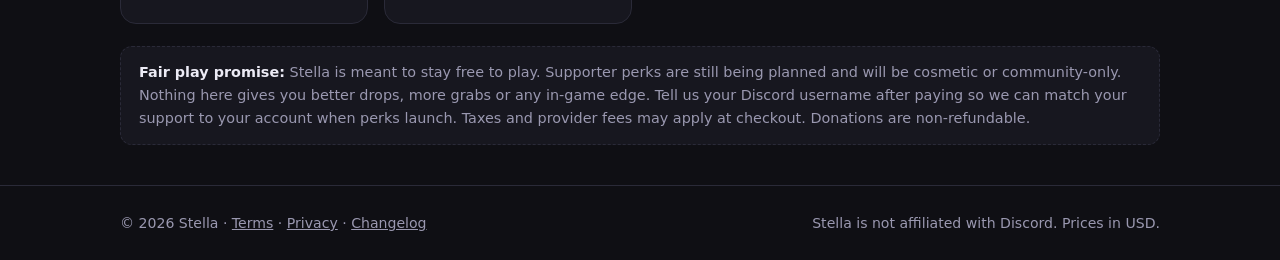
<file: support.html>
<!DOCTYPE html>
<html lang="en">
<head>
<meta charset="utf-8">
<meta name="viewport" content="width=device-width, initial-scale=1">
<title>Support Stella</title>
<meta name="description" content="Support Stella with a one-time or monthly donation.">
<meta name="theme-color" content="#0f0f14">
<link rel="stylesheet" href="styles.css?v=8">
</head>
<body>
<header><div class="wrap nav">
  <a class="brand" href="index.html">✦ <span>Stella</span></a>
  <nav><ul><li><a class="link" href="index.html">Home</a></li><li><a class="link" href="about.html">About</a></li><li class="dd"><a class="link" href="characters.html" data-app="characters.html">Explore</a><button class="caret" type="button" aria-label="Explore menu" aria-expanded="false">▾</button><ul class="menu"><li><a href="characters.html" data-app="characters.html">🔎 Characters</a></li><li><a href="series.html" data-app="series.html">📚 Series</a></li><li><a href="events.html" data-app="events.html">🎉 Events</a></li><li><a href="clans.html" data-app="clans.html">🛡️ Clans</a></li><li><a href="commands.html" data-app="commands.html">⌨️ Commands</a></li><li><a href="stats.html" data-app="stats.html">📊 Stats &amp; leaderboards</a></li></ul></li><li class="dd"><a class="link" href="account.html" data-app="account.html">My Stella</a><button class="caret" type="button" aria-label="My Stella menu" aria-expanded="false">▾</button><ul class="menu"><li><a href="account.html" data-app="account.html">📊 My stats</a></li><li><a href="cards.html" data-app="cards.html">🃏 My cards</a></li><li><a href="albums.html" data-app="albums.html">📚 Albums</a></li><li><a href="home.html" data-app="home.html">🏠 My home</a></li><li><a href="achievements.html" data-app="achievements.html">🏆 Achievements</a></li><li><a href="clan.html" data-app="clan.html">🛡️ My clan</a></li></ul></li><li><a class="link active" href="support.html">Support Stella</a></li><li><a class="link" href="contact.html">Contact</a></li></ul></nav>
</div></header>

<div class="wrap">
  <div class="page-title"><h1>Support Stella</h1></div>
  <section>
    <p class="sub">Stella's main goal is to stay free to play, with no pay-to-win. Donations just help keep it online and growing, and supporter perks are on the way. They will be cosmetic or community-only, <strong>never a gameplay advantage.</strong></p>

    <div class="grid">
      <div class="card tier"><h3>One-time</h3><div class="price">Any amount</div>
        <ul><li>Choose what you want on the next page</li><li>Pay by card, Apple Pay or Google Pay</li><li>Supporter perks coming soon</li></ul>
        <a class="btn primary" data-support="page" href="#">Support on Buy Me a Coffee</a></div>
      <div class="card tier"><h3>Monthly membership</h3><div class="price">From $1<small> / month</small></div>
        <ul><li>Six tiers, cancel any time</li><li>A supporter role on the home server</li><li>Never a gameplay advantage</li></ul>
        <a class="btn primary" data-support="membership" href="#">See memberships</a></div>
    </div>

    <h2 style="margin:36px 0 6px">Membership tiers</h2>
    <p class="sub">Pick any tier on Buy Me a Coffee. Every tier gives a supporter role in Stella's Discord server, and none of them give anything in the game itself.</p>
    <div class="grid">
      <div class="card tier"><h3>Lil Star Supporter</h3><div class="price">$1<small> / month</small></div>
        <ul><li>A tiny star for the home server and our thanks.</li><li>Discord supporter role</li></ul>
        <a class="btn" data-support="membership" href="#">Become a member</a></div>
      <div class="card tier"><h3>Moon Supporter</h3><div class="price">$5<small> / month</small></div>
        <ul><li>Moon Supporter role and a warm thank you.</li><li>Discord supporter role</li></ul>
        <a class="btn" data-support="membership" href="#">Become a member</a></div>
      <div class="card tier"><h3>Sun Supporter</h3><div class="price">$10<small> / month</small></div>
        <ul><li>Sun Supporter role. You help keep Stella shining.</li><li>Discord supporter role</li></ul>
        <a class="btn" data-support="membership" href="#">Become a member</a></div>
      <div class="card tier"><h3>Supernova Supporter</h3><div class="price">$25<small> / month</small></div>
        <ul><li>Supernova role for people who really power Stella.</li><li>Discord supporter role</li></ul>
        <a class="btn" data-support="membership" href="#">Become a member</a></div>
      <div class="card tier"><h3>Peak Supporter</h3><div class="price">$50<small> / month</small></div>
        <ul><li>Peak role and big thanks for serious support.</li><li>Discord supporter role</li></ul>
        <a class="btn" data-support="membership" href="#">Become a member</a></div>
      <div class="card tier"><h3>The Peak of All Peak Supporter</h3><div class="price">$100<small> / month</small></div>
        <ul><li>The top role on the server. Thank you, truly.</li><li>Discord supporter role</li></ul>
        <a class="btn" data-support="membership" href="#">Become a member</a></div>
    </div>

    <div class="note"><strong>Fair play promise:</strong> Stella is meant to stay free to play. Supporter perks are still being planned and will be cosmetic or community-only. Nothing here gives you better drops, more grabs or any in-game edge. Tell us your Discord username after paying so we can match your support to your account when perks launch. Taxes and provider fees may apply at checkout. Donations are non-refundable.</div>
  </section>
</div>

<footer><div class="wrap">
  <span>© <script>document.write(new Date().getFullYear())</script> Stella · <a href="terms.html">Terms</a> · <a href="privacy.html">Privacy</a> · <a href="changelog.html">Changelog</a></span>
  <span>Stella is not affiliated with Discord. Prices in USD.</span>
</div></footer>
<script src="config.js?v=8"></script>
<script src="main.js?v=8"></script>
<script data-name="BMC-Widget" data-cfasync="false" src="https://cdnjs.buymeacoffee.com/1.0.0/widget.prod.min.js" data-id="StellaCardBot" data-description="Support Stella on Buy Me a Coffee!" data-message="" data-color="#5F7FFF" data-position="Right" data-x_margin="18" data-y_margin="18"></script>
</body>
</html>
</file>
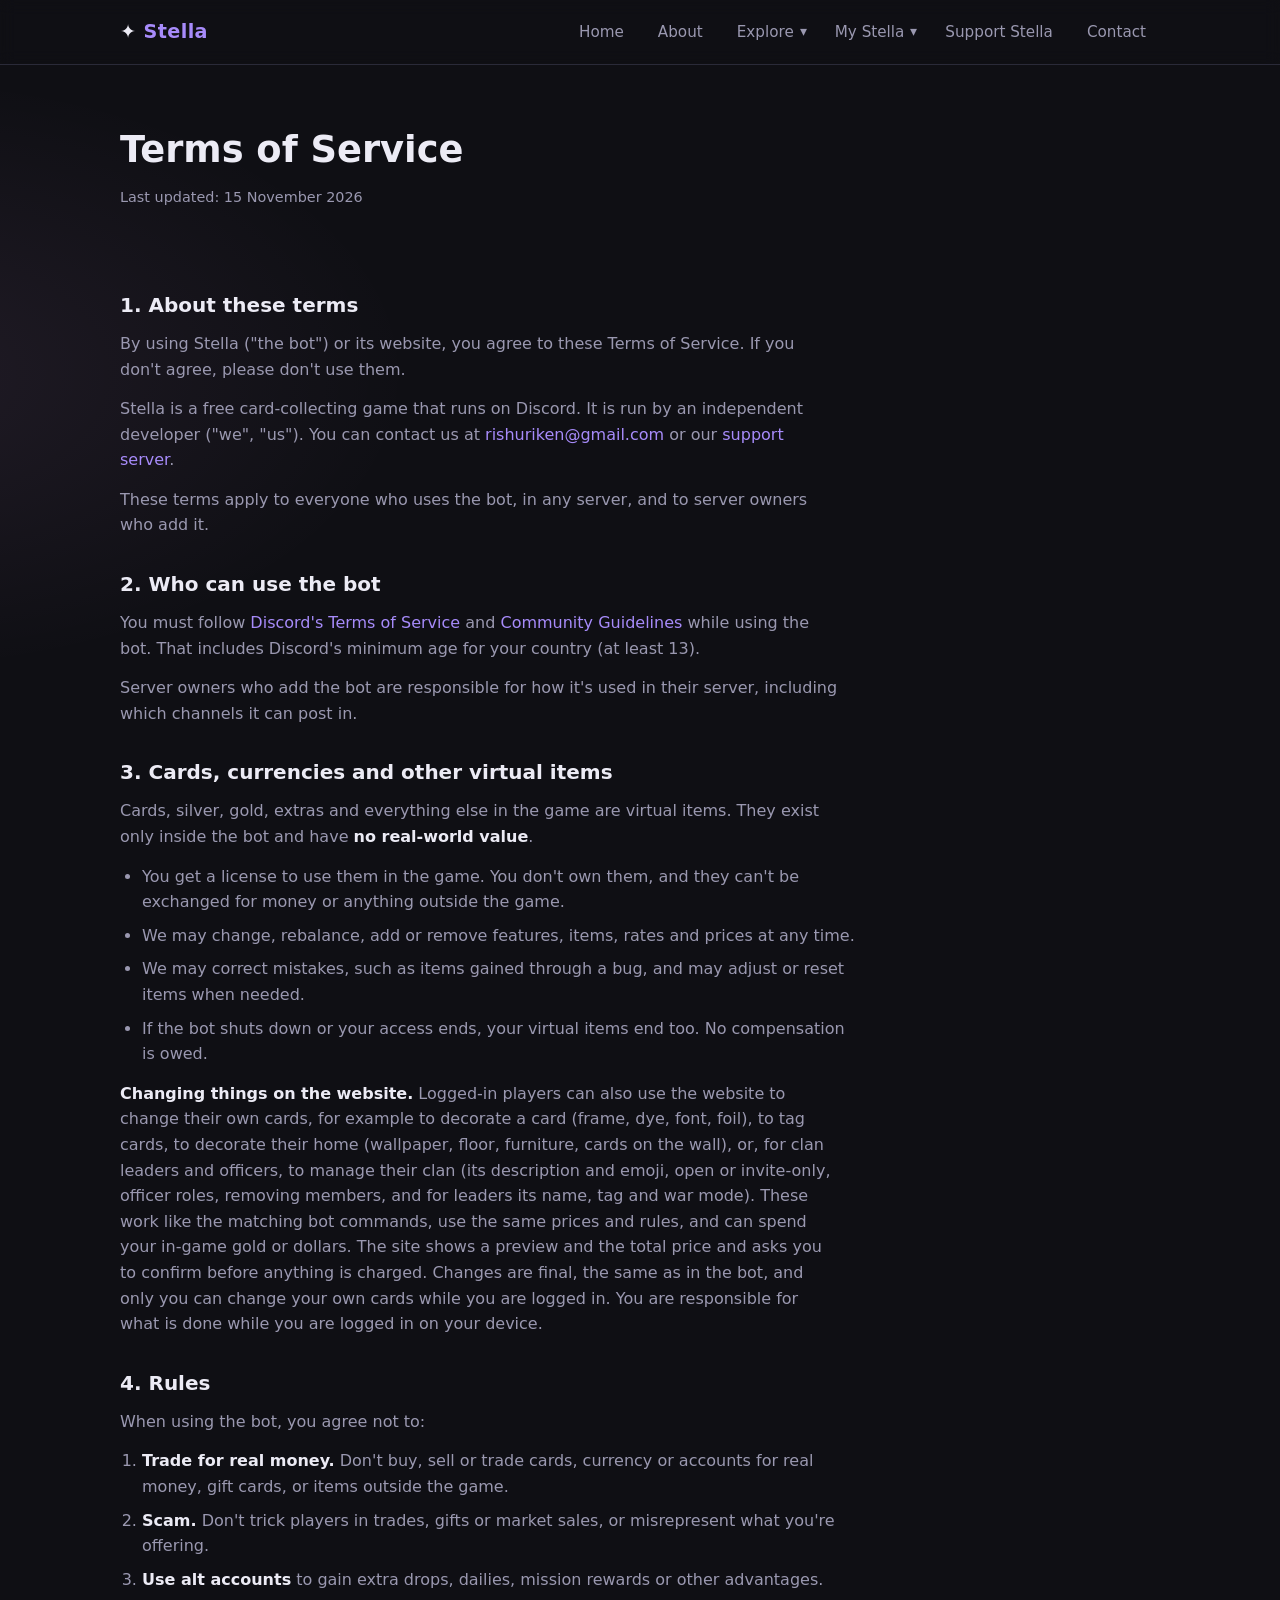
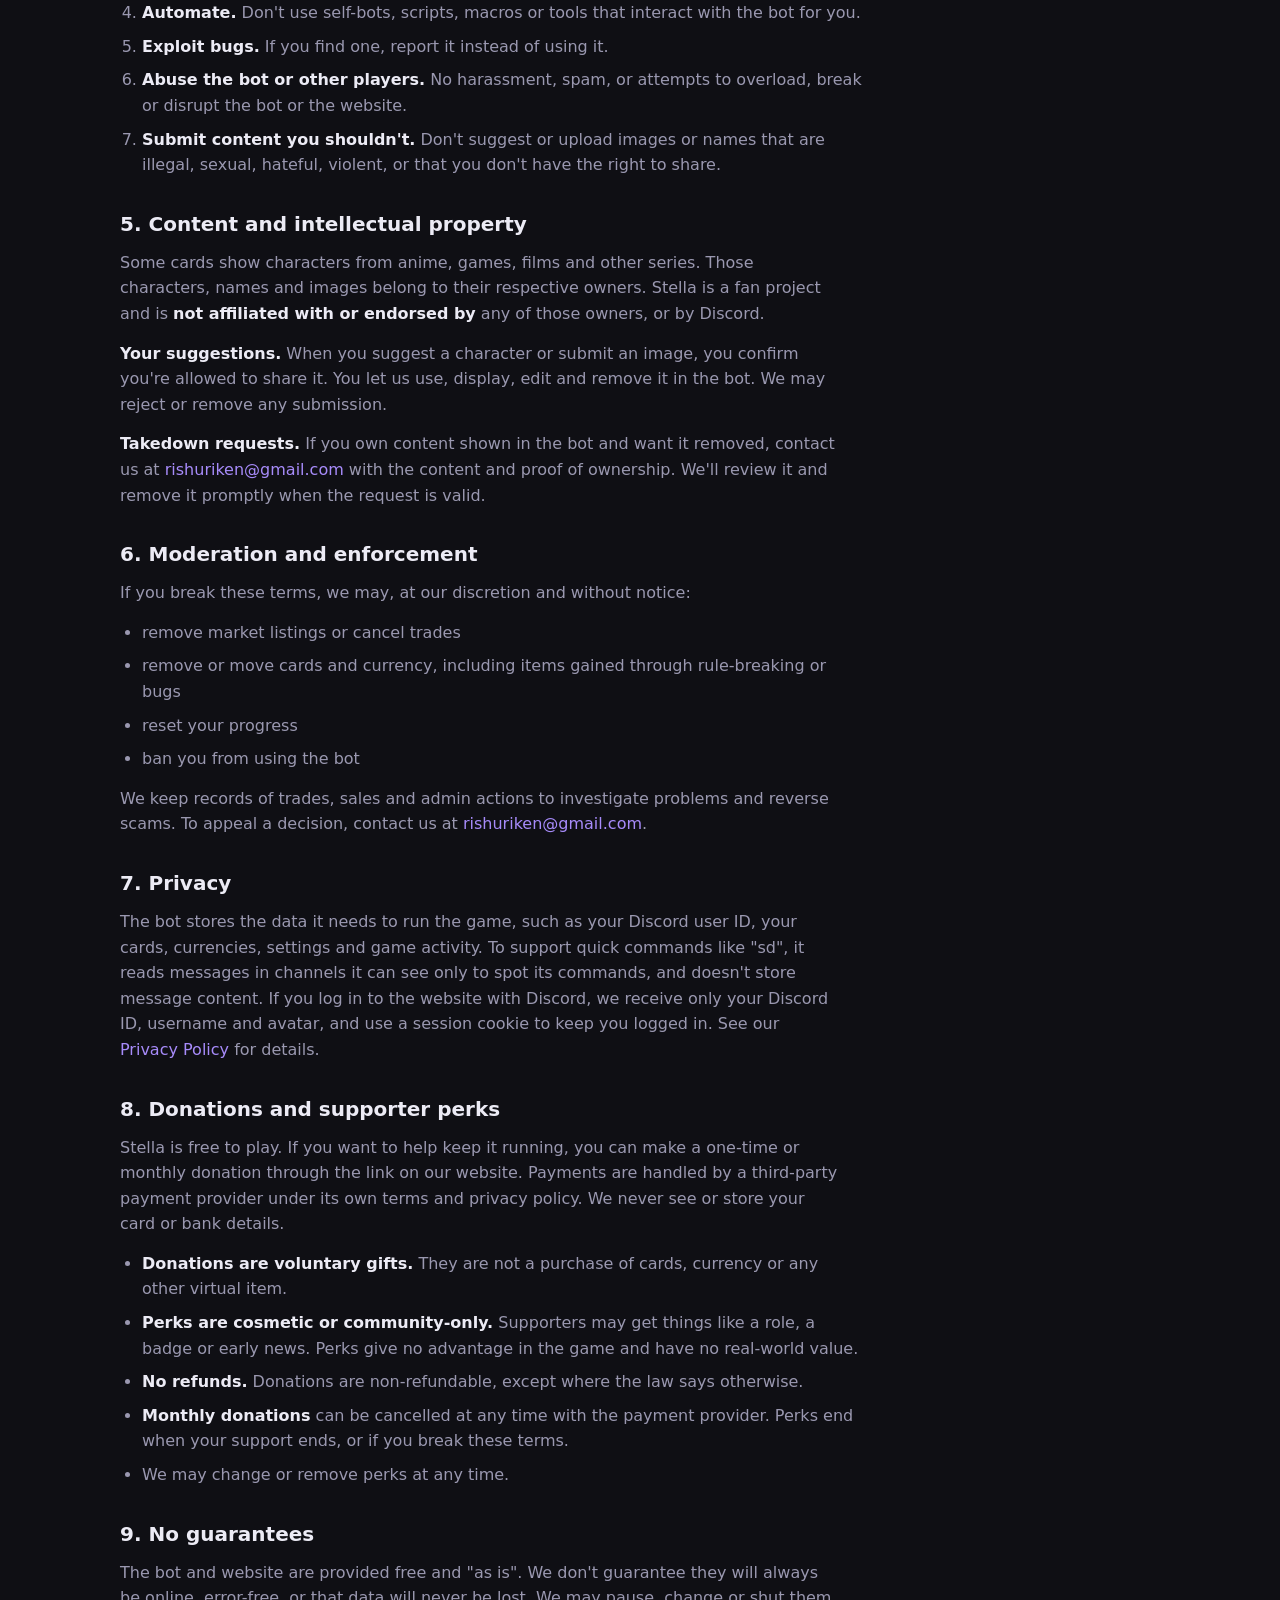
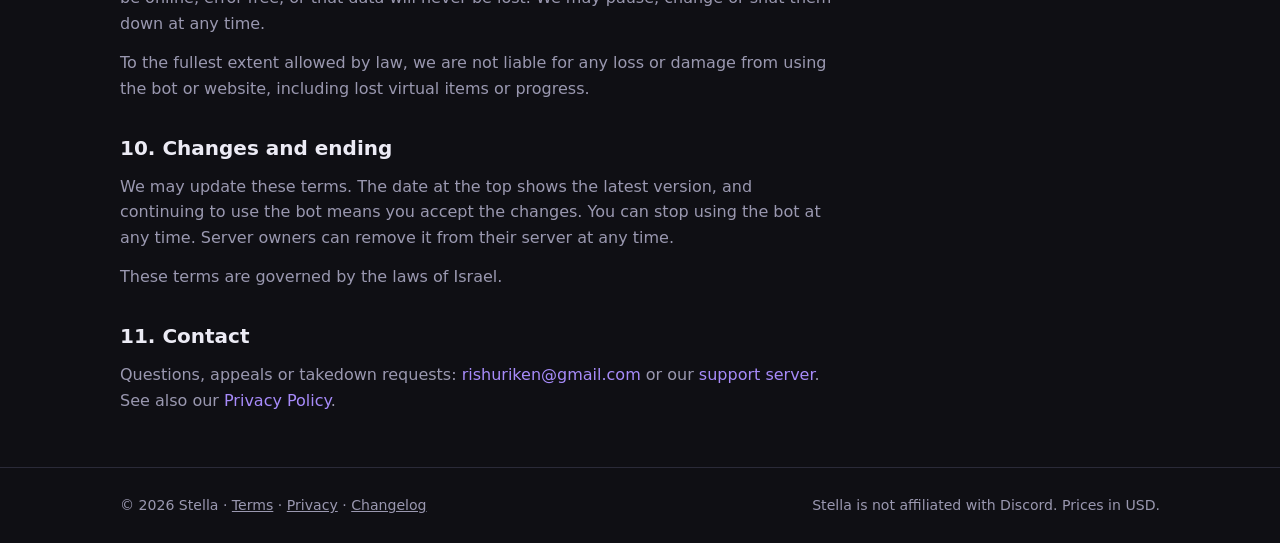
<file: terms.html>
<!DOCTYPE html>
<html lang="en">
<head>
<meta charset="utf-8">
<meta name="viewport" content="width=device-width, initial-scale=1">
<title>Terms of Service — Stella</title>
<meta name="description" content="Terms of Service for Stella, a card collection game on Discord.">
<meta name="theme-color" content="#0f0f14">
<link rel="stylesheet" href="styles.css?v=8">
</head>
<body>
<header><div class="wrap nav">
  <a class="brand" href="index.html">✦ <span>Stella</span></a>
  <nav><ul><li><a class="link" href="index.html">Home</a></li><li><a class="link" href="about.html">About</a></li><li class="dd"><a class="link" href="characters.html" data-app="characters.html">Explore</a><button class="caret" type="button" aria-label="Explore menu" aria-expanded="false">▾</button><ul class="menu"><li><a href="characters.html" data-app="characters.html">🔎 Characters</a></li><li><a href="series.html" data-app="series.html">📚 Series</a></li><li><a href="events.html" data-app="events.html">🎉 Events</a></li><li><a href="clans.html" data-app="clans.html">🛡️ Clans</a></li><li><a href="commands.html" data-app="commands.html">⌨️ Commands</a></li><li><a href="stats.html" data-app="stats.html">📊 Stats &amp; leaderboards</a></li></ul></li><li class="dd"><a class="link" href="account.html" data-app="account.html">My Stella</a><button class="caret" type="button" aria-label="My Stella menu" aria-expanded="false">▾</button><ul class="menu"><li><a href="account.html" data-app="account.html">📊 My stats</a></li><li><a href="cards.html" data-app="cards.html">🃏 My cards</a></li><li><a href="albums.html" data-app="albums.html">📚 Albums</a></li><li><a href="home.html" data-app="home.html">🏠 My home</a></li><li><a href="achievements.html" data-app="achievements.html">🏆 Achievements</a></li><li><a href="clan.html" data-app="clan.html">🛡️ My clan</a></li></ul></li><li><a class="link" href="support.html">Support Stella</a></li><li><a class="link" href="contact.html">Contact</a></li></ul></nav>
</div></header>

<div class="wrap">
  <div class="page-title"><h1>Terms of Service</h1><p class="updated">Last updated: 15 November 2026</p></div>
  <section class="prose">

<h2>1. About these terms</h2>
<p>By using Stella ("the bot") or its website, you agree to these Terms of Service. If you don't agree, please don't use them.</p>
<p>Stella is a free card-collecting game that runs on Discord. It is run by an independent developer ("we", "us"). You can contact us at <a href="mailto:rishuriken@gmail.com">rishuriken@gmail.com</a> or our <a data-link="discordInvite" href="#">support server</a>.</p>
<p>These terms apply to everyone who uses the bot, in any server, and to server owners who add it.</p>
<h2>2. Who can use the bot</h2>
<p>You must follow <a href="https://discord.com/terms">Discord's Terms of Service</a> and <a href="https://discord.com/guidelines">Community Guidelines</a> while using the bot. That includes Discord's minimum age for your country (at least 13).</p>
<p>Server owners who add the bot are responsible for how it's used in their server, including which channels it can post in.</p>
<h2>3. Cards, currencies and other virtual items</h2>
<p>Cards, silver, gold, extras and everything else in the game are virtual items. They exist only inside the bot and have <strong>no real-world value</strong>.</p>
<ul>
<li>You get a license to use them in the game. You don't own them, and they can't be exchanged for money or anything outside the game.</li>
<li>We may change, rebalance, add or remove features, items, rates and prices at any time.</li>
<li>We may correct mistakes, such as items gained through a bug, and may adjust or reset items when needed.</li>
<li>If the bot shuts down or your access ends, your virtual items end too. No compensation is owed.</li>
</ul>
<p><strong>Changing things on the website.</strong> Logged-in players can also use the website to change their own cards, for example to decorate a card (frame, dye, font, foil), to tag cards, to decorate their home (wallpaper, floor, furniture, cards on the wall), or, for clan leaders and officers, to manage their clan (its description and emoji, open or invite-only, officer roles, removing members, and for leaders its name, tag and war mode). These work like the matching bot commands, use the same prices and rules, and can spend your in-game gold or dollars. The site shows a preview and the total price and asks you to confirm before anything is charged. Changes are final, the same as in the bot, and only you can change your own cards while you are logged in. You are responsible for what is done while you are logged in on your device.</p>
<h2>4. Rules</h2>
<p>When using the bot, you agree not to:</p>
<ol>
<li><strong>Trade for real money.</strong> Don't buy, sell or trade cards, currency or accounts for real money, gift cards, or items outside the game.</li>
<li><strong>Scam.</strong> Don't trick players in trades, gifts or market sales, or misrepresent what you're offering.</li>
<li><strong>Use alt accounts</strong> to gain extra drops, dailies, mission rewards or other advantages.</li>
<li><strong>Automate.</strong> Don't use self-bots, scripts, macros or tools that interact with the bot for you.</li>
<li><strong>Exploit bugs.</strong> If you find one, report it instead of using it.</li>
<li><strong>Abuse the bot or other players.</strong> No harassment, spam, or attempts to overload, break or disrupt the bot or the website.</li>
<li><strong>Submit content you shouldn't.</strong> Don't suggest or upload images or names that are illegal, sexual, hateful, violent, or that you don't have the right to share.</li>
</ol>
<h2>5. Content and intellectual property</h2>
<p>Some cards show characters from anime, games, films and other series. Those characters, names and images belong to their respective owners. Stella is a fan project and is <strong>not affiliated with or endorsed by</strong> any of those owners, or by Discord.</p>
<p><strong>Your suggestions.</strong> When you suggest a character or submit an image, you confirm you're allowed to share it. You let us use, display, edit and remove it in the bot. We may reject or remove any submission.</p>
<p><strong>Takedown requests.</strong> If you own content shown in the bot and want it removed, contact us at <a href="mailto:rishuriken@gmail.com">rishuriken@gmail.com</a> with the content and proof of ownership. We'll review it and remove it promptly when the request is valid.</p>
<h2>6. Moderation and enforcement</h2>
<p>If you break these terms, we may, at our discretion and without notice:</p>
<ul>
<li>remove market listings or cancel trades</li>
<li>remove or move cards and currency, including items gained through rule-breaking or bugs</li>
<li>reset your progress</li>
<li>ban you from using the bot</li>
</ul>
<p>We keep records of trades, sales and admin actions to investigate problems and reverse scams. To appeal a decision, contact us at <a href="mailto:rishuriken@gmail.com">rishuriken@gmail.com</a>.</p>
<h2>7. Privacy</h2>
<p>The bot stores the data it needs to run the game, such as your Discord user ID, your cards, currencies, settings and game activity. To support quick commands like "sd", it reads messages in channels it can see only to spot its commands, and doesn't store message content. If you log in to the website with Discord, we receive only your Discord ID, username and avatar, and use a session cookie to keep you logged in. See our <a href="privacy.html">Privacy Policy</a> for details.</p>
<h2>8. Donations and supporter perks</h2>
<p>Stella is free to play. If you want to help keep it running, you can make a one-time or monthly donation through the link on our website. Payments are handled by a third-party payment provider under its own terms and privacy policy. We never see or store your card or bank details.</p>
<ul>
<li><strong>Donations are voluntary gifts.</strong> They are not a purchase of cards, currency or any other virtual item.</li>
<li><strong>Perks are cosmetic or community-only.</strong> Supporters may get things like a role, a badge or early news. Perks give no advantage in the game and have no real-world value.</li>
<li><strong>No refunds.</strong> Donations are non-refundable, except where the law says otherwise.</li>
<li><strong>Monthly donations</strong> can be cancelled at any time with the payment provider. Perks end when your support ends, or if you break these terms.</li>
<li>We may change or remove perks at any time.</li>
</ul>
<h2>9. No guarantees</h2>
<p>The bot and website are provided free and "as is". We don't guarantee they will always be online, error-free, or that data will never be lost. We may pause, change or shut them down at any time.</p>
<p>To the fullest extent allowed by law, we are not liable for any loss or damage from using the bot or website, including lost virtual items or progress.</p>
<h2>10. Changes and ending</h2>
<p>We may update these terms. The date at the top shows the latest version, and continuing to use the bot means you accept the changes. You can stop using the bot at any time. Server owners can remove it from their server at any time.</p>
<p>These terms are governed by the laws of Israel.</p>
<h2>11. Contact</h2>
<p>Questions, appeals or takedown requests: <a href="mailto:rishuriken@gmail.com">rishuriken@gmail.com</a> or our <a data-link="discordInvite" href="#">support server</a>. See also our <a href="privacy.html">Privacy Policy</a>.</p>
  </section>
</div>

<footer><div class="wrap">
  <span>© <script>document.write(new Date().getFullYear())</script> Stella · <a href="terms.html">Terms</a> · <a href="privacy.html">Privacy</a> · <a href="changelog.html">Changelog</a></span>
  <span>Stella is not affiliated with Discord. Prices in USD.</span>
</div></footer>
<script src="config.js?v=8"></script>
<script src="main.js?v=8"></script>
</body>
</html>
</file>
<file: styles.css>
:root {
  --bg: #0f0f14;
  --panel: #17171f;
  --panel-2: #1e1e29;
  --line: #2a2a38;
  --text: #ecebf5;
  --muted: #9a98b0;
  --accent: #a78bfa;
  --accent-2: #f0abfc;
  --radius: 16px;
}
* { box-sizing: border-box; margin: 0; padding: 0; }
html { scroll-behavior: smooth; }
body {
  font-family: system-ui, -apple-system, "Segoe UI", Roboto, sans-serif;
  background:
    radial-gradient(1200px 600px at 80% -10%, rgba(167,139,250,.14), transparent 60%),
    radial-gradient(900px 500px at -10% 10%, rgba(240,171,252,.08), transparent 60%),
    var(--bg);
  color: var(--text);
  line-height: 1.6;
  min-height: 100vh;
  display: flex;
  flex-direction: column;
}
a { color: var(--accent); text-decoration: none; }
a:hover { text-decoration: underline; }
.wrap { width: min(1040px, 92%); margin: 0 auto; }

/* header */
header { border-bottom: 1px solid var(--line); background: rgba(15,15,20,.8); backdrop-filter: blur(8px); position: sticky; top: 0; z-index: 10; }
.nav { display: flex; align-items: center; justify-content: space-between; height: 64px; }
.brand { font-weight: 700; font-size: 1.2rem; color: var(--text); letter-spacing: .02em; }
.brand span { color: var(--accent); }
.nav ul { display: flex; gap: 6px; list-style: none; }
.nav a.link { color: var(--muted); padding: 8px 14px; border-radius: 10px; font-size: .95rem; }
.nav a.link:hover { color: var(--text); background: var(--panel); text-decoration: none; }
.nav a.link.active { color: var(--text); background: var(--panel-2); }

/* hero */
.hero { padding: 90px 0 60px; text-align: center; }
.hero h1 { font-size: clamp(2.4rem, 6vw, 4rem); line-height: 1.1; margin-bottom: 18px; }
.hero h1 em { font-style: normal; background: linear-gradient(90deg, var(--accent), var(--accent-2)); -webkit-background-clip: text; background-clip: text; color: transparent; }
.hero p { color: var(--muted); font-size: 1.15rem; max-width: 620px; margin: 0 auto 30px; }
.btns { display: flex; gap: 12px; justify-content: center; flex-wrap: wrap; }
.btn {
  display: inline-block; padding: 12px 24px; border-radius: 12px; font-weight: 600; font-size: 1rem;
  border: 1px solid var(--line); background: var(--panel); color: var(--text); cursor: pointer; font-family: inherit;
}
.btn:hover { text-decoration: none; border-color: var(--accent); }
.btn.primary { background: linear-gradient(90deg, var(--accent), #8b5cf6); border-color: transparent; color: #12101c; }
.btn.primary:hover { filter: brightness(1.1); }

/* sections */
section { padding: 40px 0; }
h2 { font-size: 1.7rem; margin-bottom: 8px; }
.sub { color: var(--muted); margin-bottom: 26px; }
.grid { display: grid; gap: 16px; grid-template-columns: repeat(auto-fit, minmax(240px, 1fr)); }
.card { background: var(--panel); border: 1px solid var(--line); border-radius: var(--radius); padding: 24px; }
.card h3 { margin-bottom: 6px; font-size: 1.1rem; }
.card p { color: var(--muted); font-size: .95rem; }
.page-title { padding: 56px 0 10px; }
.page-title h1 { font-size: 2.3rem; }
.prose p { color: var(--muted); margin-bottom: 14px; max-width: 720px; }
.prose p strong { color: var(--text); }

/* support */
.toggle { display: inline-flex; background: var(--panel); border: 1px solid var(--line); border-radius: 12px; padding: 4px; margin-bottom: 26px; }
.toggle button { background: none; border: 0; color: var(--muted); padding: 10px 22px; border-radius: 9px; font-size: .98rem; font-weight: 600; cursor: pointer; font-family: inherit; }
.toggle button.on { background: var(--panel-2); color: var(--text); }
.tier { display: flex; flex-direction: column; }
.tier .price { font-size: 2rem; font-weight: 700; margin: 8px 0 4px; }
.tier .price small { font-size: .9rem; color: var(--muted); font-weight: 500; }
.tier ul { list-style: none; margin: 14px 0 20px; color: var(--muted); font-size: .93rem; flex: 1; }
.tier li { padding: 5px 0 5px 22px; position: relative; }
.tier li::before { content: "✦"; position: absolute; left: 0; color: var(--accent); font-size: .8rem; top: 8px; }
.tier .btn { text-align: center; }
.hidden { display: none !important; }
.note { background: var(--panel); border: 1px dashed var(--line); border-radius: 12px; padding: 14px 18px; color: var(--muted); font-size: .9rem; margin-top: 22px; }
.note strong { color: var(--text); }
.custom { display: flex; gap: 8px; align-items: center; margin-top: 8px; }
.custom input { flex: 1; min-width: 0; background: var(--bg); border: 1px solid var(--line); color: var(--text); border-radius: 10px; padding: 11px 12px; font-size: 1rem; font-family: inherit; }

/* footer */
footer { margin-top: auto; border-top: 1px solid var(--line); padding: 26px 0; color: var(--muted); font-size: .88rem; }
footer .wrap { display: flex; justify-content: space-between; flex-wrap: wrap; gap: 10px; }

@media (max-width: 560px) {
  .nav { height: auto; padding: 10px 0; flex-direction: column; gap: 6px; }
  .hero { padding: 56px 0 36px; }
}

/* stats + account */
.tiles { display: grid; gap: 12px; grid-template-columns: repeat(auto-fit, minmax(150px, 1fr)); margin-bottom: 8px; }
.tile { background: var(--panel); border: 1px solid var(--line); border-radius: var(--radius); padding: 18px; }
.tile b { display: block; font-size: 1.7rem; }
.tile span { color: var(--muted); font-size: .9rem; }
.board { width: 100%; border-collapse: collapse; }
.board td { padding: 9px 6px; border-bottom: 1px solid var(--line); }
.board tr:last-child td { border-bottom: 0; }
.board td:first-child { width: 44px; color: var(--muted); }
.board td:last-child { text-align: right; font-weight: 600; }
.profile { display: flex; align-items: center; gap: 16px; margin-bottom: 18px; }
.profile img { border-radius: 50%; background: var(--panel); }
.cardgrid { display: grid; gap: 12px; grid-template-columns: repeat(auto-fill, minmax(150px, 1fr)); margin-top: 16px; }
.mc { background: var(--panel); border: 1px solid var(--line); border-radius: 12px; overflow: hidden; }
.mc img { width: 100%; aspect-ratio: 3/4; object-fit: cover; display: block; background: var(--panel-2); }
.mc div { padding: 8px 10px; font-size: .85rem; }
.mc small { color: var(--muted); display: block; }
.pager { display: flex; gap: 14px; align-items: center; justify-content: center; margin-top: 18px; color: var(--muted); }
.pager .btn[disabled] { opacity: .4; cursor: default; }

/* legal pages */
.prose h2 { font-size: 1.25rem; margin: 30px 0 10px; }
.prose ul, .prose ol { color: var(--muted); max-width: 720px; margin: 0 0 14px 22px; }
.prose li { margin-bottom: 8px; }
.prose li strong { color: var(--text); }
.prose a { color: var(--accent); }
.prose table { border-collapse: collapse; max-width: 720px; width: 100%; margin: 0 0 14px; color: var(--muted); font-size: .95rem; }
.prose th, .prose td { text-align: left; padding: 9px 12px; border-bottom: 1px solid var(--line); vertical-align: top; }
.prose th { color: var(--text); }
.updated { color: var(--muted); font-size: .9rem; margin-top: 6px; }
footer a { color: inherit; text-decoration: underline; }
code { background: var(--panel-2); border: 1px solid var(--line); border-radius: 6px; padding: 1px 6px; font-size: .88em; }
.cmd { margin: 4px 0 0; }
.btn.soon { opacity: .55; cursor: not-allowed; pointer-events: none; }

.nav li.dd { position: relative; display: flex; align-items: center; }
.nav .caret { background: none; border: 0; color: var(--muted); cursor: pointer; font-size: .85rem; padding: 8px 8px 8px 0; margin-left: -8px; }
.nav .caret:hover { color: var(--text); }
.nav ul.menu { display: none; position: absolute; top: 100%; left: 0; min-width: 190px; flex-direction: column; gap: 2px; padding: 8px; margin-top: 4px;
  background: var(--panel); border: 1px solid var(--line); border-radius: 12px; z-index: 30; box-shadow: 0 10px 30px rgba(0,0,0,.45); }
.nav ul.menu::before { content: ""; position: absolute; left: 0; right: 0; top: -14px; height: 14px; }
.nav li.dd:hover > ul.menu, .nav li.dd:focus-within > ul.menu, .nav li.dd.open > ul.menu { display: flex; }
.nav ul.menu a { display: block; color: var(--muted); padding: 8px 12px; border-radius: 8px; font-size: .92rem; white-space: nowrap; }
.nav ul.menu a:hover { color: var(--text); background: var(--panel-2); text-decoration: none; }
.nav ul.menu a.on { color: var(--text); background: var(--panel-2); }
@media (max-width: 720px) { .nav ul.menu { position: static; margin-top: 6px; box-shadow: none; } .nav li.dd { flex-wrap: wrap; justify-content: center; }
  .nav li.dd:hover > ul.menu, .nav li.dd:focus-within > ul.menu { display: none; } .nav li.dd.open > ul.menu { display: flex; } }

.prose ul { color: var(--muted); max-width: 720px; margin: 0 0 14px 22px; }
.prose li { margin-bottom: 8px; }
.prose li b, .prose li code { color: var(--text); }
.nav ul { align-items: center; }
.nav .caret { line-height: 1; }

.mosaic { display: flex; gap: 10px; justify-content: center; margin: 44px auto 0; max-width: 980px; }
.mosaic img { width: calc((100% - 80px) / 9); min-width: 0; aspect-ratio: 3/4; object-fit: cover; border-radius: 10px; border: 1px solid var(--line); background: var(--panel); transition: transform .2s; }
.mosaic img:nth-child(odd) { transform: translateY(10px); }
.mosaic img:hover { transform: translateY(-4px); }
@media (max-width: 720px) { .mosaic img:nth-child(n+6) { display: none; } .mosaic img { width: calc((100% - 40px) / 5); } }
.steps { display: grid; gap: 16px; grid-template-columns: repeat(auto-fit, minmax(240px, 1fr)); }
.step { background: var(--panel); border: 1px solid var(--line); border-radius: var(--radius); padding: 24px; }
.step i { display: inline-grid; place-items: center; width: 34px; height: 34px; border-radius: 50%; background: linear-gradient(90deg, var(--accent), var(--accent-2)); color: #12101c; font-style: normal; font-weight: 800; margin-bottom: 12px; }
.step h3 { margin-bottom: 6px; }
.step p { color: var(--muted); font-size: .95rem; }
code { background: var(--panel-2); border: 1px solid var(--line); border-radius: 6px; padding: 1px 6px; font-size: .88em; }
.two { display: grid; gap: 16px; grid-template-columns: repeat(auto-fit, minmax(300px, 1fr)); }
.cmdgrid { grid-template-columns: repeat(auto-fit, minmax(210px, 1fr)); }
.cta { text-align: center; padding: 40px 0 20px; }
.cta .sub { margin-bottom: 18px; }
.board { width: 100%; border-collapse: collapse; margin-top: 8px; }
.board td { padding: 7px 4px; border-bottom: 1px solid var(--line); font-size: .93rem; }
.board td:last-child { text-align: right; color: var(--muted); }
.evline { color: var(--muted); font-size: .92rem; margin-top: 4px; }
section > h2 { margin-bottom: 14px; }

.votebox { display: flex; flex-wrap: wrap; gap: 18px; align-items: center; justify-content: space-between; }
.votebox p { max-width: 640px; }
.votebox b { color: var(--text); }

/* small screens */
.card { overflow-x: auto; }
@media (max-width: 720px) {
  .nav ul { flex-wrap: wrap; justify-content: center; }
  .nav a.link { padding: 7px 10px; font-size: .9rem; }
  .wrap { padding-left: 16px; padding-right: 16px; }
  .votebox { flex-direction: column; align-items: flex-start; }
  .tiles { grid-template-columns: repeat(auto-fit, minmax(120px, 1fr)); }
}
@media (max-width: 560px) {
  .ach { grid-template-columns: 36px 1fr; }
  .ach .rw { grid-column: 2; text-align: left; }
  .board td { padding: 8px 3px; font-size: .88rem; }
  .board .rolebtns { display: block; margin-top: 6px; }
  .board .rolebtns button { margin: 0 6px 0 0; }
}

.paybtns { display: flex; gap: 8px; }
.paybtns .btn { flex: 1; text-align: center; padding-left: 10px; padding-right: 10px; }
.btn.soon { white-space: nowrap; }
</file>
